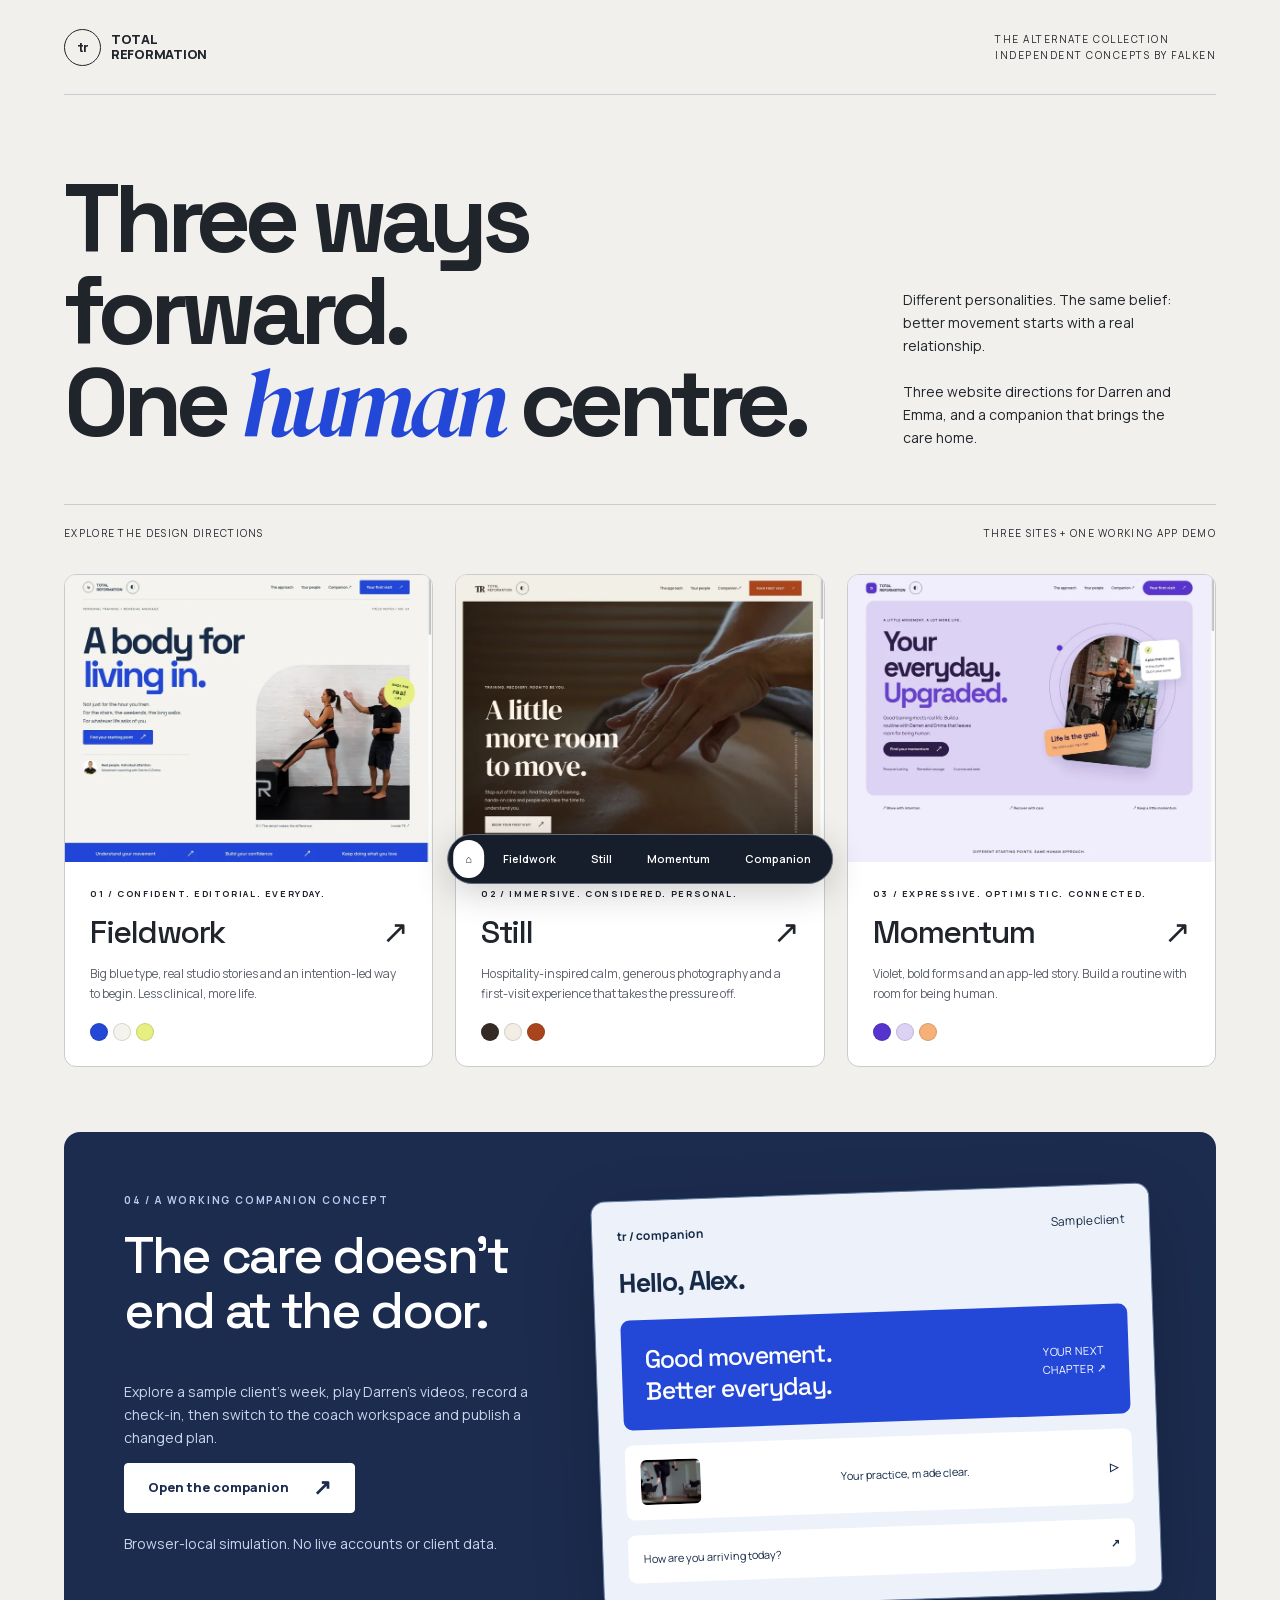
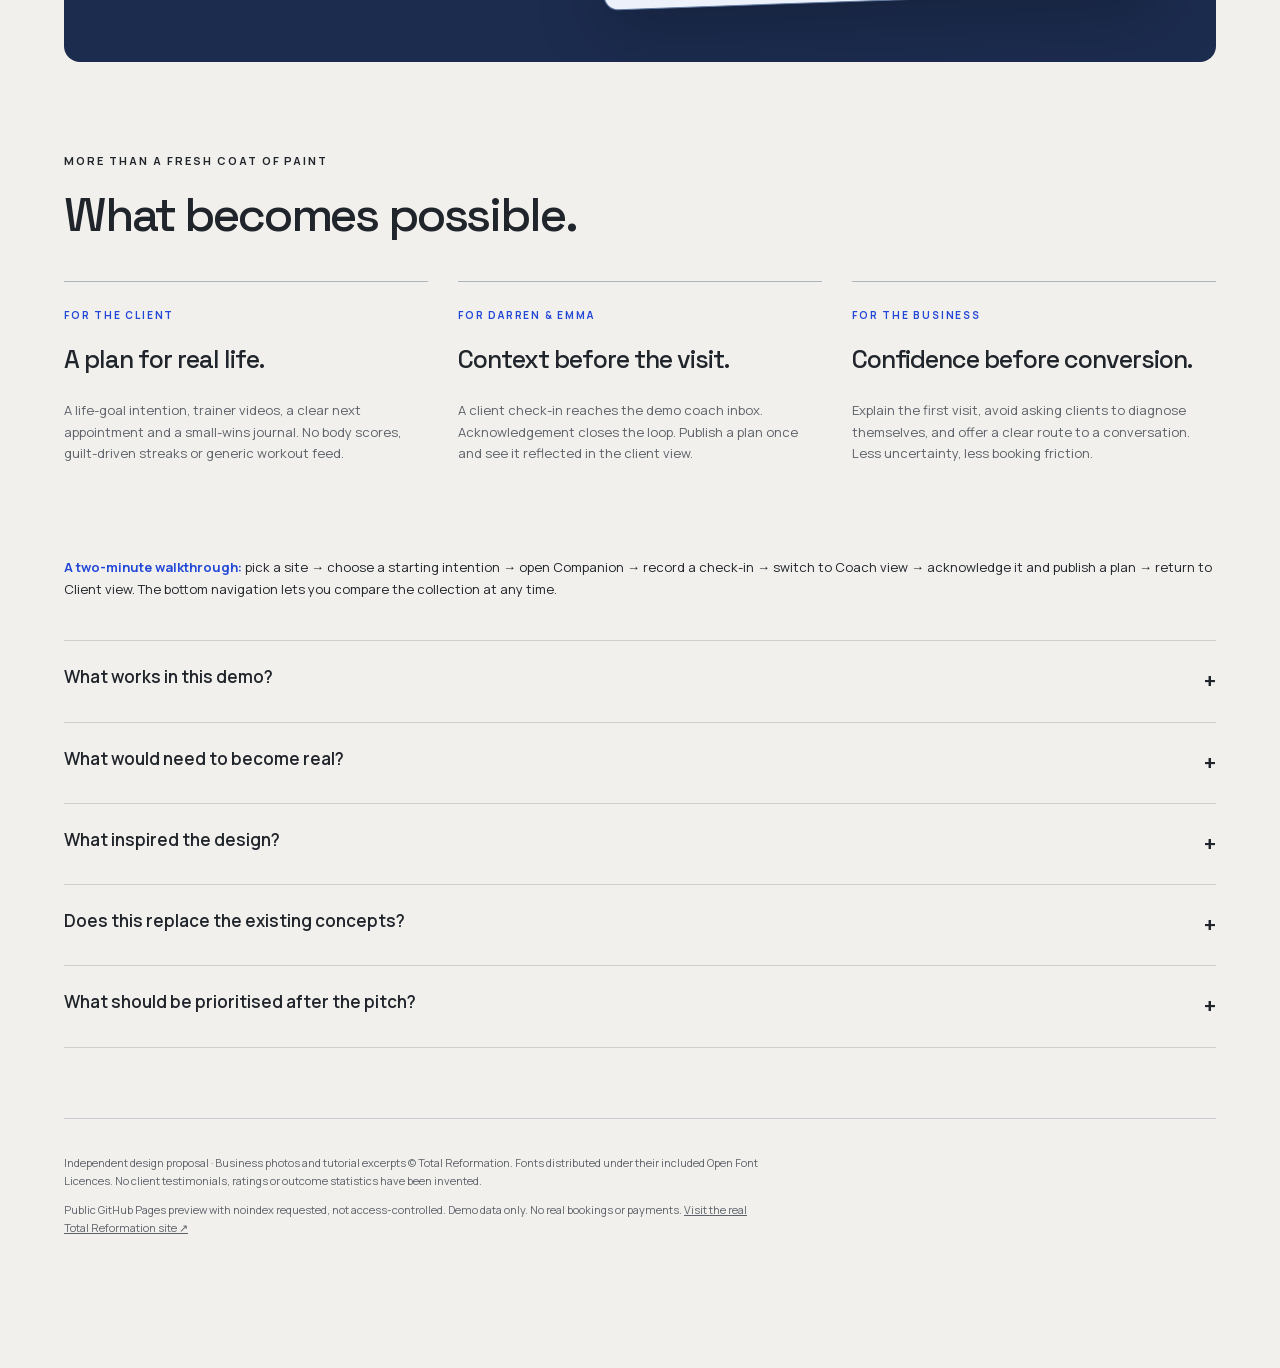
<file: index.html>
<!doctype html><html lang="en-AU"><head><meta charset="utf-8"><link rel="preload" href="assets/fonts/space-latin-0.woff2" as="font" type="font/woff2" crossorigin><link rel="preload" href="assets/fonts/manrope-latin-0.woff2" as="font" type="font/woff2" crossorigin><meta name="viewport" content="width=device-width,initial-scale=1,viewport-fit=cover"><meta name="robots" content="noindex,nofollow"><meta name="description" content="Three independent Total Reformation website concepts and a working companion demo. An alternate collection by Falken."><meta name="theme-color" content="#171e2b"><title>Total Reformation · The alternate collection</title><link rel="icon" href="assets/icon.svg" type="image/svg+xml"><link rel="stylesheet" href="assets/core.css"><style>
body{--paper:#f1f0ec;--ink:#20242b;--muted:#5d626a;--accent:#2348d8}.collection-nav{height:95px;display:flex;align-items:center;justify-content:space-between;border-bottom:1px solid #c9cbd0}.collection-label{font-size:10px;letter-spacing:.15em;text-transform:uppercase}.collection-hero{padding:78px 0 55px;display:grid;grid-template-columns:1.6fr .65fr;gap:70px;align-items:end}.collection-hero h1{font-size:clamp(52px,7.5vw,108px);line-height:.96;letter-spacing:-.065em;font-weight:700;margin:0}.collection-hero h1 em{font-family:Editorial,Georgia,serif;font-weight:400;color:#2348d8}.collection-hero p{font-size:14px;max-width:32ch;margin:0}.collection-rule{display:flex;justify-content:space-between;border-top:1px solid #c9cbd0;padding:20px 0;font-size:10px;letter-spacing:.13em;text-transform:uppercase}.concept-grid{display:grid;grid-template-columns:1fr 1fr 1fr;gap:22px;margin:12px 0 65px}.concept-card{display:block;text-decoration:none;border:1px solid #c8cbd0;border-radius:12px;overflow:hidden;background:#fff;transition:transform .25s,box-shadow .25s}.concept-card:hover{transform:translateY(-7px);box-shadow:0 20px 50px #1b233518}.concept-visual{aspect-ratio:1.28;height:auto!important;position:relative;overflow:hidden;background:#e0e3ea}.concept-visual>img{width:100%;height:100%;object-fit:contain;object-position:top;transition:transform .5s}.concept-card:hover .concept-visual>img{transform:scale(1.025)}.concept-visual .fallback-title{display:none;position:absolute;left:24px;top:28px;right:24px;font:700 48px/.95 Space,Arial,sans-serif;letter-spacing:-.05em;color:#fff;text-shadow:0 3px 25px #0008}.concept-card:nth-child(2) .fallback-title{font:400 52px/.95 Editorial,serif}.concept-card:nth-child(3) .fallback-title{color:#fff}.concept-meta{padding:25px}.concept-meta .eyebrow{font-size:9px;margin-bottom:14px}.concept-meta h2{font-size:32px;display:flex;justify-content:space-between;margin-bottom:14px}.concept-meta p{font-size:12px;color:#5d626a;margin-bottom:20px}.swatches{display:flex;gap:5px}.swatches i{width:18px;height:18px;border-radius:50%;border:1px solid #0002}.companion-pitch{background:#1c2c4f;color:#fff;border-radius:16px;display:grid;grid-template-columns:.85fr 1.15fr;gap:60px;padding:60px;margin-bottom:90px;overflow:hidden}.companion-pitch h2{font-size:52px;line-height:1.04}.companion-pitch p{font-size:14px;color:#c9d5ea}.companion-pitch .btn{background:#fff;color:#1c2c4f;border-color:white}.companion-pitch .eyebrow{font-size:10px;color:#b8cbf3}.companion-preview{border:1px solid #647da4;background:#edf2fa;border-radius:14px;transform:rotate(-2deg);padding:25px;color:#172b48;box-shadow:0 25px 70px #0003;align-self:center}.companion-preview .preview-title{font:700 27px Space,Arial,sans-serif;letter-spacing:-.04em;margin:20px 0}.preview-session{padding:23px;background:#2348d8;color:#fff;border-radius:9px;display:flex;gap:25px;justify-content:space-between;align-items:center}.preview-session b{font:500 25px Space,Arial,sans-serif;letter-spacing:-.04em}.preview-session span{font-size:11px}.preview-row{display:flex;justify-content:space-between;align-items:center;gap:20px;margin:15px 0 0;background:#fff;padding:15px;border-radius:8px;font-size:11px}.preview-row img{width:60px;height:45px;object-fit:cover;border-radius:6px}.design-notes{padding-bottom:70px}.design-notes h2{font-size:48px}.value-grid{display:grid;grid-template-columns:repeat(3,1fr);gap:30px;margin:35px 0 55px}.value-grid article{border-top:1px solid #aeb5bf;padding-top:25px}.value-grid .eyebrow{color:#2348d8;font-size:10px}.value-grid h3{font:500 25px Space,sans-serif;letter-spacing:-.04em}.value-grid p{font-size:13px;color:#5d626a}.design-notes .faq{max-width:none}.sources{display:flex;flex-wrap:wrap;gap:12px;margin-top:20px}.sources a{font-size:12px}.collection-foot{padding:35px 0 120px;border-top:1px solid #c9cbd0}.collection-foot p{font-size:11px;color:#5d626a;max-width:100ch}.walkthrough{padding:25px 0 40px;font-size:13px}.walkthrough strong{color:#2348d8}.concept-card:focus-visible{outline-offset:5px}
@media(max-width:1000px){.collection-hero{gap:35px;grid-template-columns:1.4fr 1fr}.collection-hero h1{font-size:75px}.concept-grid{gap:16px}.concept-visual{height:300px}.concept-meta{padding:20px}.concept-meta h2{font-size:27px}.companion-pitch{padding:40px;gap:35px}.companion-pitch h2{font-size:43px}.value-grid{gap:20px}}@media(max-width:650px){.collection-nav{height:80px}.collection-label{font-size:8px;max-width:90px;text-align:right}.collection-hero{display:block;padding:50px 0 35px}.collection-hero h1{font-size:63px}.collection-hero p{margin-top:28px;max-width:40ch;font-size:13px}.collection-rule{font-size:8px;gap:20px}.concept-grid{grid-template-columns:1fr;gap:25px;margin-bottom:45px}.concept-visual{height:340px}.concept-meta{padding:25px}.concept-meta h2{font-size:34px}.concept-meta p{max-width:40ch}.companion-pitch{grid-template-columns:1fr;padding:35px 25px;gap:40px;margin-bottom:60px}.companion-pitch h2{font-size:45px}.companion-preview{padding:20px;transform:rotate(-1deg)}.preview-session{padding:20px;gap:16px}.preview-session b{font-size:23px}.value-grid{grid-template-columns:1fr;gap:25px}.design-notes h2{font-size:39px}.walkthrough{font-size:12px;padding-top:15px}.collection-foot{padding-bottom:110px}}
</style><meta property="og:title" content="Total Reformation — the alternate collection"><meta property="og:description" content="Three independent website concepts and a working companion demo by Falken."><meta property="og:type" content="website"><meta property="og:url" content="https://falk3n.github.io/tr-atelier/"><meta property="og:image" content="https://falk3n.github.io/tr-atelier/assets/previews/social.jpg"><meta name="twitter:card" content="summary_large_image"></head><body><a class="skip" href="#main">Skip to content</a><header class="collection-nav wrap"><a class="brand" href="./"><span class="brand-mark">tr</span><span>TOTAL<br>REFORMATION</span></a><span class="collection-label">The alternate collection<br>Independent concepts by Falken</span></header><main id="main" class="wrap"><section class="collection-hero"><h1>Three ways forward.<br>One <em>human</em> centre.</h1><p>Different personalities. The same belief: better movement starts with a real relationship.<br><br>Three website directions for Darren and Emma, and a companion that brings the care home.</p></section><div class="collection-rule"><span>Explore the design directions</span><span>Three sites + one working app demo</span></div><div class="concept-grid"><a class="concept-card" href="fieldwork/"><div class="concept-visual"><img src="assets/previews/fieldwork.webp" fetchpriority="high" alt="Fieldwork concept preview" width="900" height="700"><span class="fallback-title">A body for<br>living in.</span></div><div class="concept-meta"><span class="eyebrow">01 / Confident. Editorial. Everyday.</span><h2>Fieldwork <span>↗</span></h2><p>Big blue type, real studio stories and an intention-led way to begin. Less clinical, more life.</p><div class="swatches" aria-label="Cobalt, paper and lime"><i style="background:#2348d8"></i><i style="background:#f4f3ed"></i><i style="background:#e7ef80"></i></div></div></a><a class="concept-card" href="still/"><div class="concept-visual"><img src="assets/previews/still.webp" loading="lazy" alt="Still concept preview" width="900" height="700"><span class="fallback-title">A little<br>more room<br>to move.</span></div><div class="concept-meta"><span class="eyebrow">02 / Immersive. Considered. Personal.</span><h2>Still <span>↗</span></h2><p>Hospitality-inspired calm, generous photography and a first-visit experience that takes the pressure off.</p><div class="swatches" aria-label="Walnut, ivory and clay"><i style="background:#352b26"></i><i style="background:#f2eee6"></i><i style="background:#a9451d"></i></div></div></a><a class="concept-card" href="momentum/"><div class="concept-visual"><img src="assets/previews/momentum.webp" loading="lazy" alt="Momentum concept preview" width="900" height="700"><span class="fallback-title">Your everyday.<br>Upgraded.</span></div><div class="concept-meta"><span class="eyebrow">03 / Expressive. Optimistic. Connected.</span><h2>Momentum <span>↗</span></h2><p>Violet, bold forms and an app-led story. Build a routine with room for being human.</p><div class="swatches" aria-label="Violet, lavender and apricot"><i style="background:#5734ce"></i><i style="background:#dcd3f4"></i><i style="background:#f7b078"></i></div></div></a></div><section class="companion-pitch"><div><span class="eyebrow">04 / A working companion concept</span><h2>The care doesn’t<br>end at the door.</h2><p>Explore a sample client’s week, play Darren’s videos, record a check-in, then switch to the coach workspace and publish a changed plan.</p><a class="btn" href="app/">Open the companion <span class="arrow">↗</span></a><p class="small" style="margin:20px 0 0">Browser-local simulation. No live accounts or client data.</p></div><div class="companion-preview" aria-label="Illustrative companion preview"><div class="flex spread small"><b>tr / companion</b><span>Sample client</span></div><div class="preview-title">Hello, Alex.</div><div class="preview-session"><b>Good movement.<br>Better everyday.</b><span>YOUR NEXT<br>CHAPTER ↗</span></div><div class="preview-row"><img src="assets/video/rotation-flow.jpg" alt="Darren’s rotation tutorial" width="60" height="45" loading="lazy"><span>Your practice, made clear.</span><b>▷</b></div><div class="preview-row"><span>How are you arriving today?</span><b>↗</b></div></div></section><section class="design-notes" id="design-notes"><span class="eyebrow">More than a fresh coat of paint</span><h2>What becomes possible.</h2><div class="value-grid"><article><span class="eyebrow">For the client</span><h3>A plan for real life.</h3><p>A life-goal intention, trainer videos, a clear next appointment and a small-wins journal. No body scores, guilt-driven streaks or generic workout feed.</p></article><article><span class="eyebrow">For Darren & Emma</span><h3>Context before the visit.</h3><p>A client check-in reaches the demo coach inbox. Acknowledgement closes the loop. Publish a plan once and see it reflected in the client view.</p></article><article><span class="eyebrow">For the business</span><h3>Confidence before conversion.</h3><p>Explain the first visit, avoid asking clients to diagnose themselves, and offer a clear route to a conversation. Less uncertainty, less booking friction.</p></article></div><div class="walkthrough"><strong>A two-minute walkthrough:</strong> pick a site → choose a starting intention → open Companion → record a check-in → switch to Coach view → acknowledge it and publish a plan → return to Client view. The bottom navigation lets you compare the collection at any time.</div><div class="faq"><details><summary>What works in this demo?</summary><p>Site intention finders, sample appointments, video playback, colour variants, app navigation, calendar selection and download, completion toggles, searchable/saved videos, intention changes, check-ins, coach acknowledgement, plan publishing, small wins, visit-brief download and reset. Choices persist in local storage and synchronise between tabs on the same browser. They do not sync between devices or to a server.</p></details><details><summary>What would need to become real?</summary><p>A real product would need secure member authentication, live booking and plan APIs, appropriate consent and health-data safeguards, owner-approved wording, captioned exercise videos, device testing and a support process. Preserve the existing site and Microsoft 365 mail while piloting any new front end. Wix Headless is a candidate to investigate against the actual account, not an integration implemented by this demo.</p></details><details><summary>What inspired the design?</summary><p>Technogym’s connected-product clarity; Aman’s calm pacing; Equinox’s editorial confidence; Othership’s expressive personality; Nike Training Club’s flexible routines; WHOOP’s organised educational content. The layouts, copy and identities here are original proposals. No reference-brand photography or code is reused. Commercial success does not prove a palette causes retention.</p><div class="sources"><a href="https://www.technogym.com/en-AU/" target="_blank" rel="noopener">Technogym ↗</a><a href="https://www.aman.com/wellness" target="_blank" rel="noopener">Aman ↗</a><a href="https://www.equinox.com/" target="_blank" rel="noopener">Equinox ↗</a><a href="https://www.othership.us/" target="_blank" rel="noopener">Othership ↗</a><a href="https://www.nike.com/ntc-app" target="_blank" rel="noopener">Nike Training Club ↗</a><a href="https://www.whoop.com/us/en/thelocker/" target="_blank" rel="noopener">WHOOP ↗</a></div></details><details><summary>Does this replace the existing concepts?</summary><p>No. This is an independent directory and separate GitHub repository. The existing <a href="https://falk3n.github.io/tr-preview/" target="_blank" rel="noopener">Opus collection ↗</a> remains untouched. This is a proposal, not an official replacement for Total Reformation’s operational website.</p></details><details><summary>What should be prioritised after the pitch?</summary><p>First: choose one visual direction and validate the service wording and booking journey with Darren and Emma. Next: pilot a small trainer-owned video library and a simple client check-in. Then consider account integration and cross-device plans. Defer AI health scores, automatic prescriptions and a native app build until the real workflow earns them.</p></details></div></section></main><footer class="collection-foot wrap"><p>Independent design proposal · Business photos and tutorial excerpts © Total Reformation. Fonts distributed under their included Open Font Licences. No client testimonials, ratings or outcome statistics have been invented.</p><p>Public GitHub Pages preview with noindex requested, not access-controlled. Demo data only. No real bookings or payments. <a href="https://www.totalreformation.com/" target="_blank" rel="noopener">Visit the real Total Reformation site ↗</a></p></footer><script src="assets/core.js"></script></body></html>
</file>
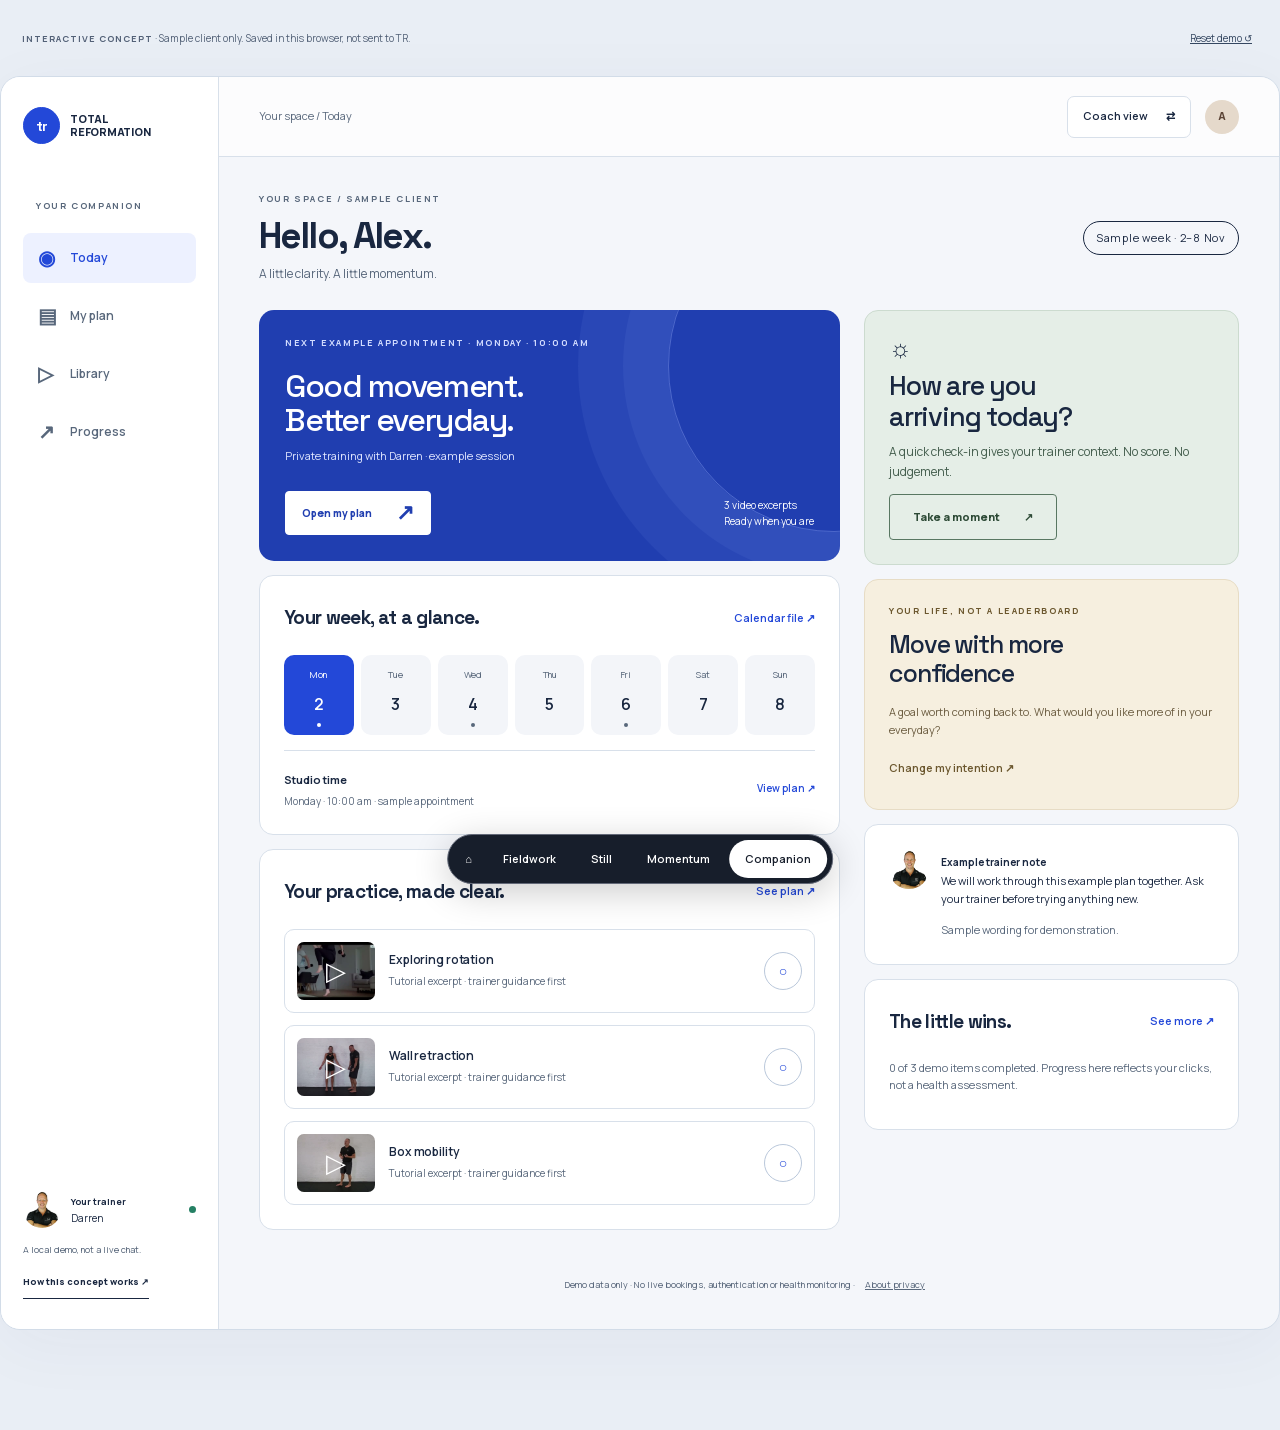
<file: app/index.html>
<!doctype html><html lang="en-AU"><head><meta charset="utf-8"><link rel="preload" href="../assets/fonts/space-latin-0.woff2" as="font" type="font/woff2" crossorigin><link rel="preload" href="../assets/fonts/manrope-latin-0.woff2" as="font" type="font/woff2" crossorigin><meta name="viewport" content="width=device-width,initial-scale=1,viewport-fit=cover"><meta name="robots" content="noindex,nofollow"><meta name="theme-color" content="#2348ea"><meta name="description" content="Try the Total Reformation companion concept: your plan, trainer videos, check-ins and a coach workspace."><title>Companion · Total Reformation</title><link rel="icon" href="../assets/icon.svg" type="image/svg+xml"><link rel="stylesheet" href="../assets/core.css"><link rel="stylesheet" href="../assets/app.css"><meta property="og:title" content="Total Reformation — the alternate collection"><meta property="og:description" content="Three independent website concepts and a working companion demo by Falken."><meta property="og:type" content="website"><meta property="og:url" content="https://falk3n.github.io/tr-atelier/app/"><meta property="og:image" content="https://falk3n.github.io/tr-atelier/assets/previews/social.jpg"><meta name="twitter:card" content="summary_large_image"></head><body class="companion"><a class="skip" href="#app-main">Skip to app content</a><div class="app-demo-bar"><span><b>INTERACTIVE CONCEPT</b> · Sample client only. Saved in this browser, not sent to TR.</span><button id="reset-demo">Reset demo ↺</button></div><div class="app-shell"><aside class="app-sidebar"><a class="brand" href="../"><span class="brand-mark">tr</span><span>TOTAL<br>REFORMATION</span></a><span class="eyebrow sidebar-label">Your companion</span><nav aria-label="Companion navigation" id="app-nav"><button data-tab="today" aria-current="page"><span aria-hidden="true">◉</span>Today</button><button data-tab="plan"><span aria-hidden="true">▤</span>My plan</button><button data-tab="library"><span aria-hidden="true">▷</span>Library</button><button data-tab="progress"><span aria-hidden="true">↗</span>Progress</button></nav><div class="sidebar-bottom"><div class="coach-avatar"><img src="../assets/img/darren-portrait.webp" width="38" height="38" alt="Darren"><div><b>Your trainer</b><br>Darren</div><span class="online-dot" aria-hidden="true"></span></div><p class="small muted">A local demo, not a live chat.</p><a href="../#design-notes" class="text-link">How this concept works ↗</a></div></aside><div class="app-workspace"><header class="app-topbar"><a href="../" class="mobile-app-brand" aria-label="Return to collection">tr / companion</a><span class="app-breadcrumb" id="breadcrumb">Your space / Today</span><div class="flex"><button id="role-toggle" class="role-toggle">Coach view <span aria-hidden="true">⇄</span></button><span class="client-avatar" aria-label="Alex, example client">A</span></div></header><main id="app-main" tabindex="-1"></main><footer class="app-privacy">Demo data only · No live bookings, authentication or health monitoring · <button id="privacy-info">About privacy</button></footer></div></div><div class="visually-hidden" id="app-status" role="status" aria-live="polite"></div><script src="../assets/core.js"></script><script src="../assets/app.js"></script></body></html>
</file>
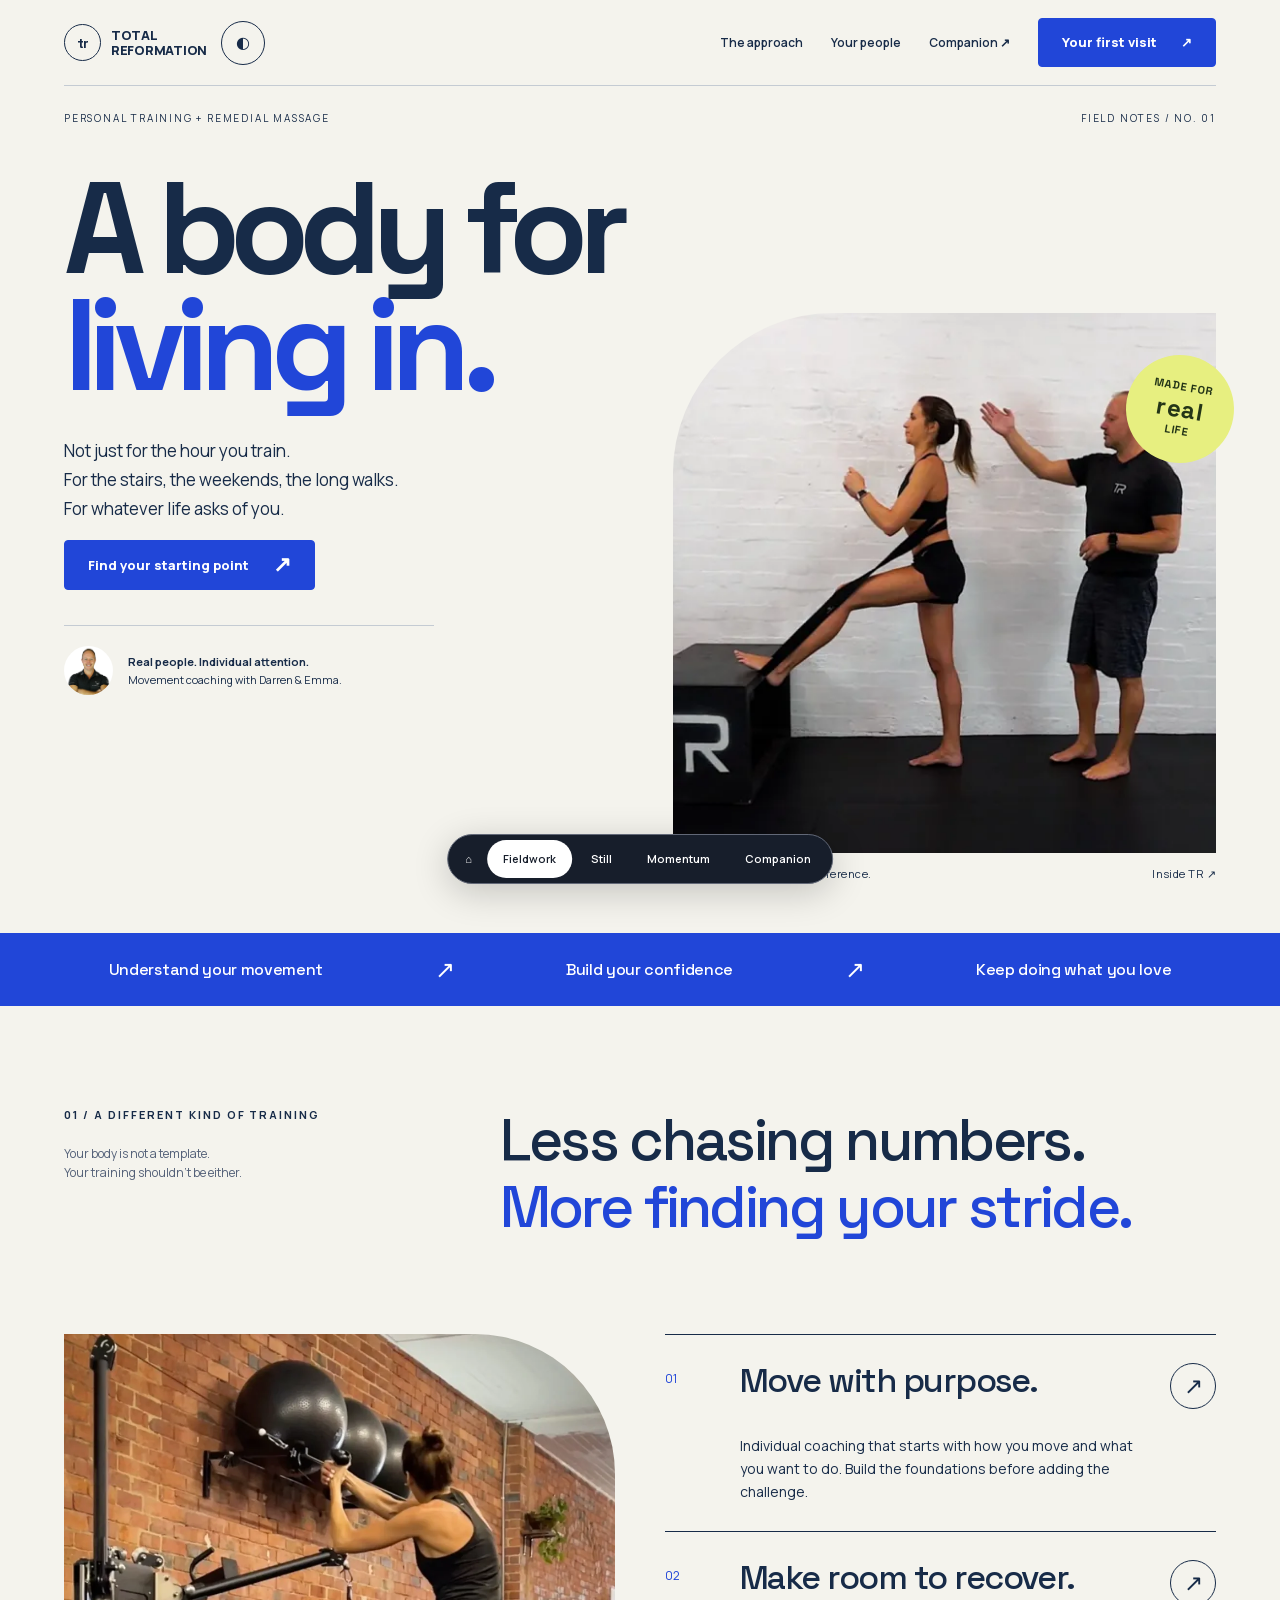
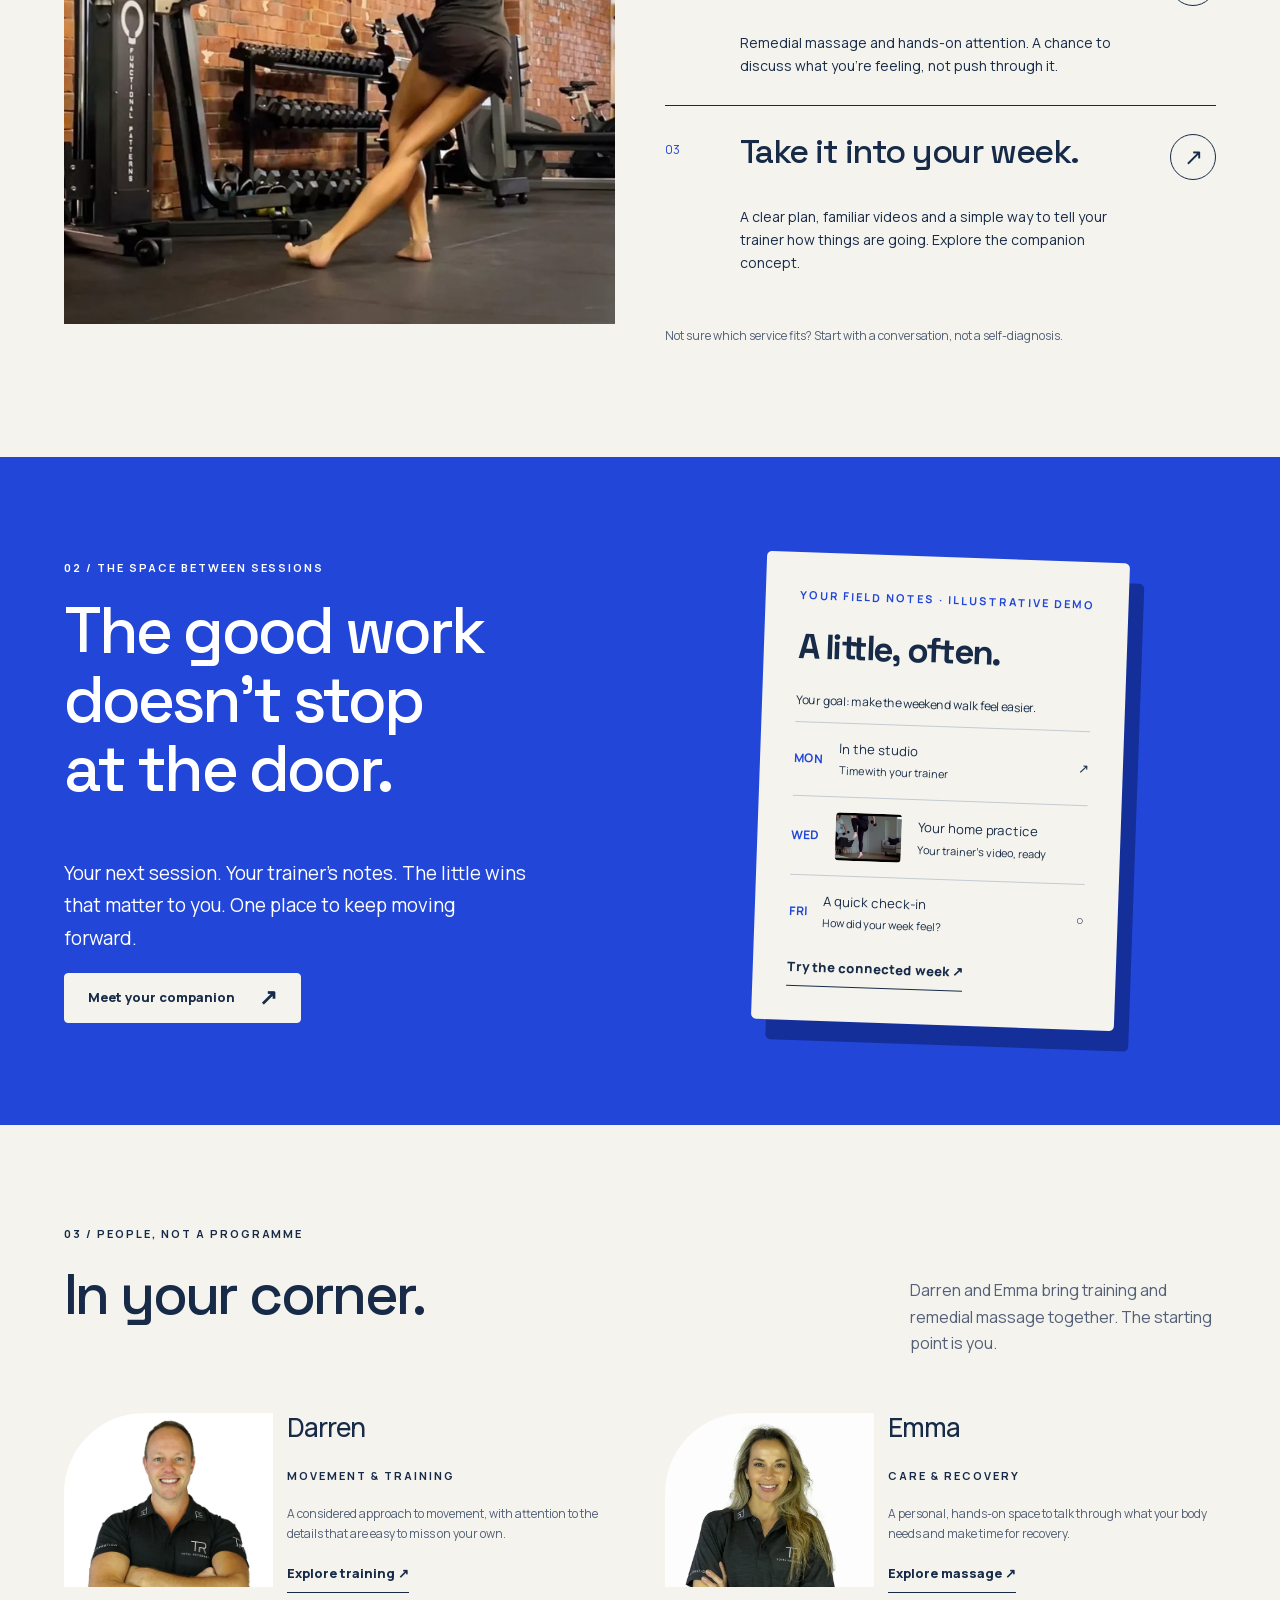
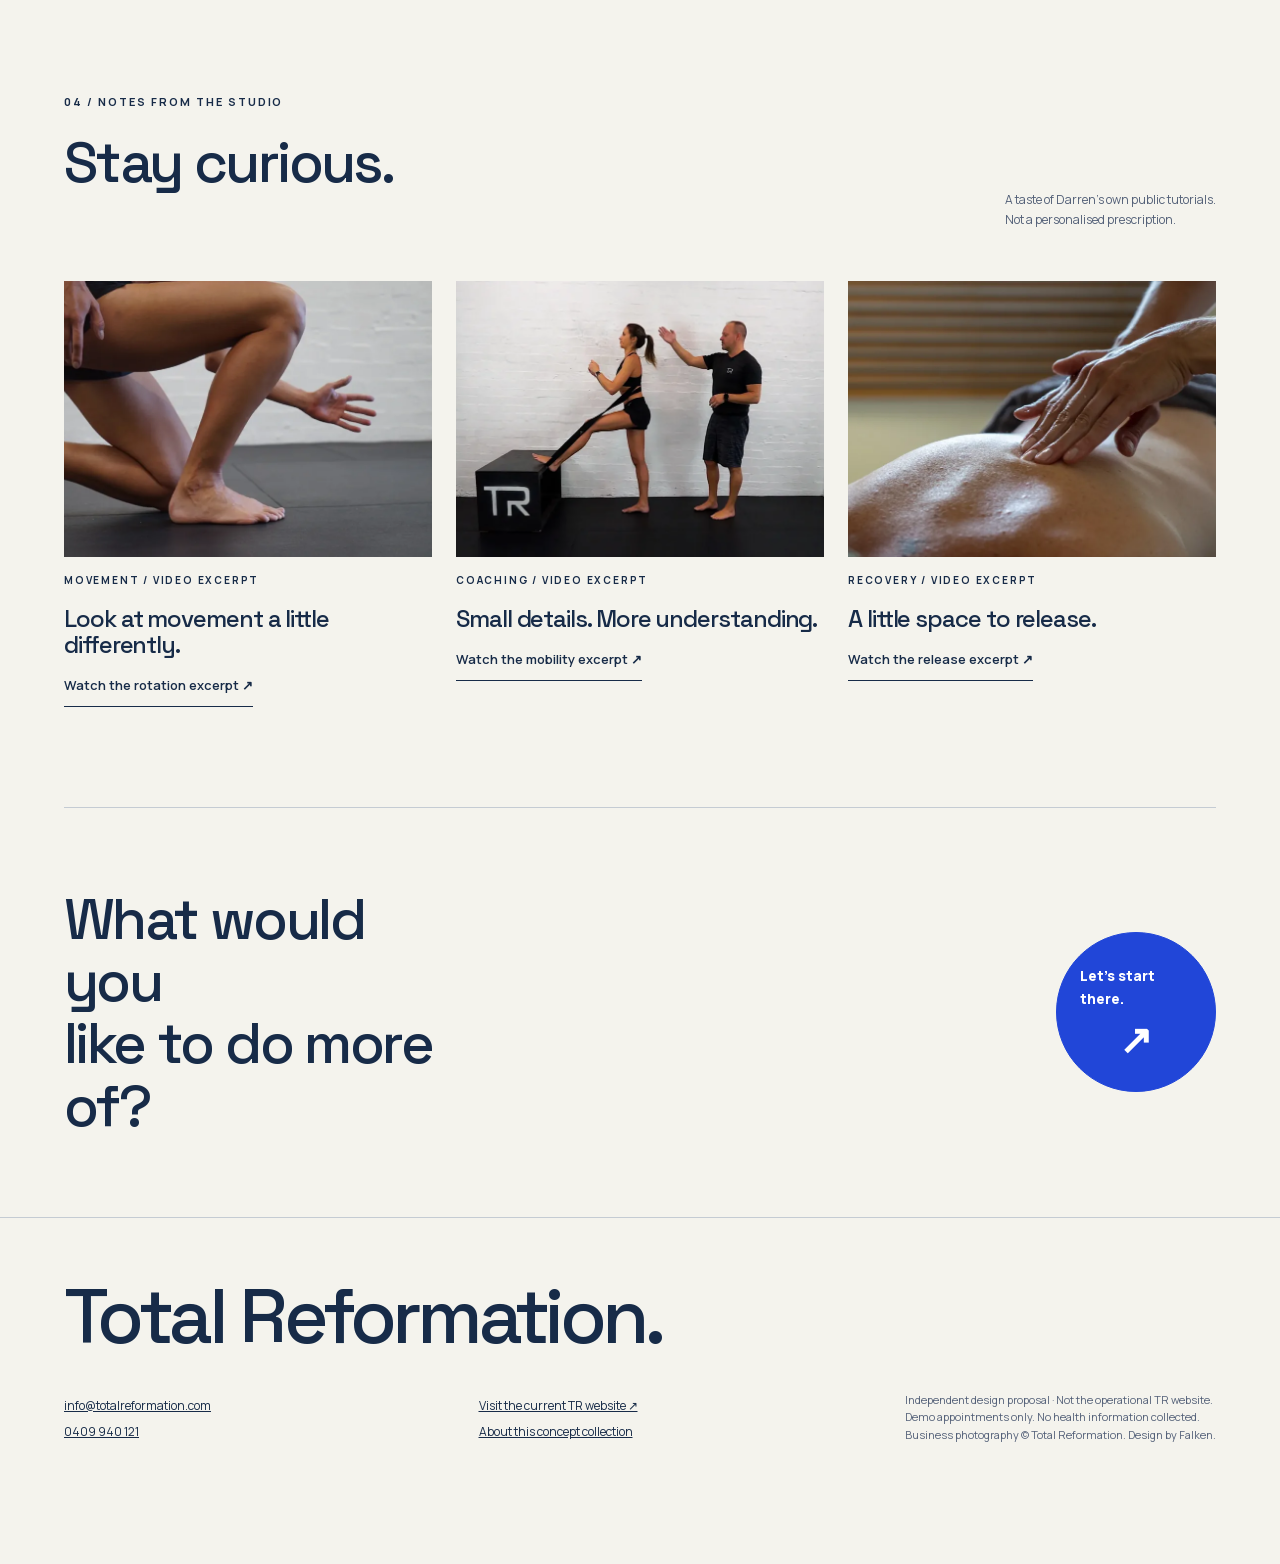
<file: fieldwork/index.html>
<!doctype html><html lang="en-AU"><head><meta charset="utf-8"><link rel="preload" href="../assets/fonts/space-latin-0.woff2" as="font" type="font/woff2" crossorigin><link rel="preload" href="../assets/fonts/manrope-latin-0.woff2" as="font" type="font/woff2" crossorigin><meta name="viewport" content="width=device-width,initial-scale=1,viewport-fit=cover"><meta name="robots" content="noindex,nofollow"><meta name="description" content="A bold editorial concept for personal training and remedial massage."><meta name="theme-color" content="#2348ea"><title>Fieldwork — movement, for the life you lead · Total Reformation</title><link rel="icon" href="../assets/icon.svg" type="image/svg+xml"><link rel="stylesheet" href="../assets/core.css"><link rel="stylesheet" href="../assets/directions.css"><meta property="og:title" content="Total Reformation — the alternate collection"><meta property="og:description" content="Three independent website concepts and a working companion demo by Falken."><meta property="og:type" content="website"><meta property="og:url" content="https://falk3n.github.io/tr-atelier/fieldwork/"><meta property="og:image" content="https://falk3n.github.io/tr-atelier/assets/previews/social.jpg"><meta name="twitter:card" content="summary_large_image"></head><body class="fieldwork" data-concept="fieldwork"><a href="#main" class="skip">Skip to content</a><header class="wrap site-nav"><div class="flex"><a class="brand" href="../"><span class="brand-mark" aria-hidden="true">tr</span><span>TOTAL<br>REFORMATION</span></a><div class="theme-wrap"><button class="theme-toggle" aria-label="Choose colour theme" aria-expanded="false" aria-controls="theme-menu">◐</button><div class="theme-menu" id="theme-menu" hidden><button data-theme="default" aria-pressed="true"><i style="--swatch:#2146d8"></i>Cobalt</button><button data-theme="ink" aria-pressed="false"><i style="--swatch:#172b48"></i>Ink</button></div></div></div><nav class="nav-links" id="primary-navigation" aria-label="Main navigation"><a href="#approach">The approach</a><a href="#people">Your people</a><a href="../app/">Companion ↗</a><button class="btn" data-book="First conversation">Your first visit <span aria-hidden="true">↗</span></button></nav><button class="mobile-menu" aria-label="Open navigation" aria-expanded="false" aria-controls="primary-navigation">☰</button></header>
<main id="main"><div class="wrap"><div class="field-topline"><span>Personal training + remedial massage</span><span>Field notes / No. 01</span></div><section class="field-hero" aria-labelledby="hero-title"><h1 id="hero-title" class="field-title fade-in">A body for<br><span>living in.</span></h1><div class="field-hero-grid"><div class="field-hero-copy"><p class="lede">Not just for the hour you train.<br>For the stairs, the weekends, the long walks. For whatever life asks of you.</p><button class="btn" data-finder>Find your starting point <span class="arrow" aria-hidden="true">↗</span></button><div class="field-note"><img src="../assets/img/darren-portrait.webp" srcset="../assets/img/darren-portrait-600.webp 600w, ../assets/img/darren-portrait-1000.webp 1000w, ../assets/img/darren-portrait.webp 1400w" sizes="(max-width: 650px) 90vw, 650px" width="49" height="49" alt="Darren"><p><b>Real people. Individual attention.</b><br>Movement coaching with Darren & Emma.</p></div></div><figure class="field-photo"><img src="../assets/img/box-coach.webp" srcset="../assets/img/box-coach-600.webp 600w, ../assets/img/box-coach-1000.webp 1000w, ../assets/img/box-coach.webp 1800w" sizes="(max-width: 650px) 90vw, 650px" width="900" height="600" fetchpriority="high" alt="Darren guiding a client through a movement on a training box"><div class="field-stamp" aria-hidden="true">MADE FOR<span>real</span>LIFE</div><figcaption class="image-label"><span>01 / The detail makes the difference.</span><span>Inside TR ↗</span></figcaption></figure></div></section></div>
<div class="field-stripe" aria-label="Our focus"><span>Understand your movement</span><i aria-hidden="true">↗</i><span>Build your confidence</span><i aria-hidden="true">↗</i><span>Keep doing what you love</span></div>
<section id="approach" class="section wrap"><div class="field-intro"><div><span class="eyebrow">01 / A different kind of training</span><p class="muted small">Your body is not a template.<br>Your training shouldn’t be either.</p></div><h2>Less chasing numbers.<br><span>More finding your stride.</span></h2></div><div class="grid-2" style="margin-top:45px"><img class="field-method-photo" src="../assets/img/cable-lunge.webp" srcset="../assets/img/cable-lunge-600.webp 600w, ../assets/img/cable-lunge-1000.webp 1000w, ../assets/img/cable-lunge.webp 1440w" sizes="(max-width: 650px) 90vw, 650px" width="600" height="900" loading="lazy" alt="A client practising a cable movement in the TR studio"><div><div class="field-service"><span class="num">01</span><div><h3>Move with purpose.</h3><p>Individual coaching that starts with how you move and what you want to do. Build the foundations before adding the challenge.</p></div><button data-book="Private training" aria-label="Explore private training">↗</button></div><div class="field-service"><span class="num">02</span><div><h3>Make room to recover.</h3><p>Remedial massage and hands-on attention. A chance to discuss what you’re feeling, not push through it.</p></div><button data-book="Remedial massage" aria-label="Explore remedial massage">↗</button></div><div class="field-service"><span class="num">03</span><div><h3>Take it into your week.</h3><p>A clear plan, familiar videos and a simple way to tell your trainer how things are going. Explore the companion concept.</p></div><button data-finder aria-label="Explore a plan for your week">↗</button></div><p class="small muted" style="margin-top:24px">Not sure which service fits? Start with a conversation, not a self-diagnosis.</p></div></div></section>
<section class="field-blue section"><div class="wrap grid-2"><div><span class="eyebrow">02 / The space between sessions</span><h2>The good work<br>doesn’t stop<br>at the door.</h2><p class="lede">Your next session. Your trainer’s notes. The little wins that matter to you. One place to keep moving forward.</p><a class="btn light" href="../app/">Meet your companion <span class="arrow">↗</span></a></div><div class="notebook"><span class="eyebrow">Your field notes · illustrative demo</span><div class="day">A little, often.</div><p class="small">Your goal: make the weekend walk feel easier.</p><div class="notebook-row"><b>MON</b><div>In the studio<br><small>Time with your trainer</small></div><span>↗</span></div><div class="notebook-row"><b>WED</b><img src="../assets/video/rotation-flow.jpg" width="66" height="48" loading="lazy" alt="Preview of Darren’s movement tutorial"><div>Your home practice<br><small>Your trainer’s video, ready</small></div></div><div class="notebook-row"><b>FRI</b><div>A quick check-in<br><small>How did your week feel?</small></div><span>○</span></div><a class="text-link" href="../app/">Try the connected week ↗</a></div></div></section>
<section id="people" class="section wrap"><div class="section-head"><div><span class="eyebrow">03 / People, not a programme</span><h2>In your corner.</h2></div><p class="muted">Darren and Emma bring training and remedial massage together. The starting point is you.</p></div><div class="grid-2"><article class="field-person"><img src="../assets/img/darren-portrait.webp" srcset="../assets/img/darren-portrait-600.webp 600w, ../assets/img/darren-portrait-1000.webp 1000w, ../assets/img/darren-portrait.webp 1400w" sizes="(max-width: 650px) 90vw, 650px" width="180" height="200" loading="lazy" alt="Darren" class="field-person-portrait"><div><h3>Darren</h3><span class="eyebrow">Movement & training</span><p class="small muted">A considered approach to movement, with attention to the details that are easy to miss on your own.</p><button class="text-link" data-book="Private training" style="background:none;border:0;border-bottom:1px solid;color:inherit">Explore training ↗</button></div></article><article class="field-person"><img src="../assets/img/emma-portrait.webp" srcset="../assets/img/emma-portrait-600.webp 600w, ../assets/img/emma-portrait-1000.webp 1000w, ../assets/img/emma-portrait.webp 1400w" sizes="(max-width: 650px) 90vw, 650px" width="180" height="200" loading="lazy" alt="Emma" class="field-person-portrait"><div><h3>Emma</h3><span class="eyebrow">Care & recovery</span><p class="small muted">A personal, hands-on space to talk through what your body needs and make time for recovery.</p><button class="text-link" data-book="Remedial massage" style="background:none;border:0;border-bottom:1px solid;color:inherit">Explore massage ↗</button></div></article></div></section>
<section class="wrap section" style="padding-top:0"><div class="section-head"><div><span class="eyebrow">04 / Notes from the studio</span><h2>Stay curious.</h2></div><p class="small muted">A taste of Darren’s own public tutorials.<br>Not a personalised prescription.</p></div><div class="grid-3"><article class="journal-card"><img src="../assets/img/twist.webp" srcset="../assets/img/twist-600.webp 600w, ../assets/img/twist-1000.webp 1000w, ../assets/img/twist.webp 1800w" sizes="(max-width: 650px) 90vw, 650px" width="700" height="450" loading="lazy" alt="Close-up of a controlled floor movement"><span class="eyebrow">Movement / video excerpt</span><h3>Look at movement a little differently.</h3><button data-video="rotation-flow" data-title="Exploring rotation">Watch the rotation excerpt ↗</button></article><article class="journal-card"><img src="../assets/img/box-coach.webp" srcset="../assets/img/box-coach-600.webp 600w, ../assets/img/box-coach-1000.webp 1000w, ../assets/img/box-coach.webp 1800w" sizes="(max-width: 650px) 90vw, 650px" width="700" height="450" loading="lazy" alt="Trainer coaching a client on a box"><span class="eyebrow">Coaching / video excerpt</span><h3>Small details. More understanding.</h3><button data-video="box-mobility" data-title="Box mobility, with Darren">Watch the mobility excerpt ↗</button></article><article class="journal-card"><img src="../assets/img/massage.webp" srcset="../assets/img/massage-600.webp 600w, ../assets/img/massage-1000.webp 1000w, ../assets/img/massage.webp 1800w" sizes="(max-width: 650px) 90vw, 650px" width="700" height="450" loading="lazy" alt="Hands-on massage treatment"><span class="eyebrow">Recovery / video excerpt</span><h3>A little space to release.</h3><button data-video="fascial-release" data-title="A look at fascial release">Watch the release excerpt ↗</button></article></div></section>
<section class="field-last wrap"><h2>What would you<br>like to do more of?</h2><button class="btn" data-finder>Let’s start there.<span class="arrow">↗</span></button></section></main><footer class="site-footer"><div class="wrap"><div class="footer-brand">Total Reformation.</div><div class="footer-bottom"><div><a href="mailto:info@totalreformation.com">info@totalreformation.com</a><br><a href="tel:+61409940121">0409 940 121</a></div><div><a href="https://www.totalreformation.com/" target="_blank" rel="noopener">Visit the current TR website ↗</a><br><a href="../#design-notes">About this concept collection</a></div><p class="demo-note">Independent design proposal · Not the operational TR website.<br>Demo appointments only. No health information collected.<br>Business photography © Total Reformation. Design by Falken.</p></div></div></footer><script src="../assets/core.js"></script></body></html>
</file>
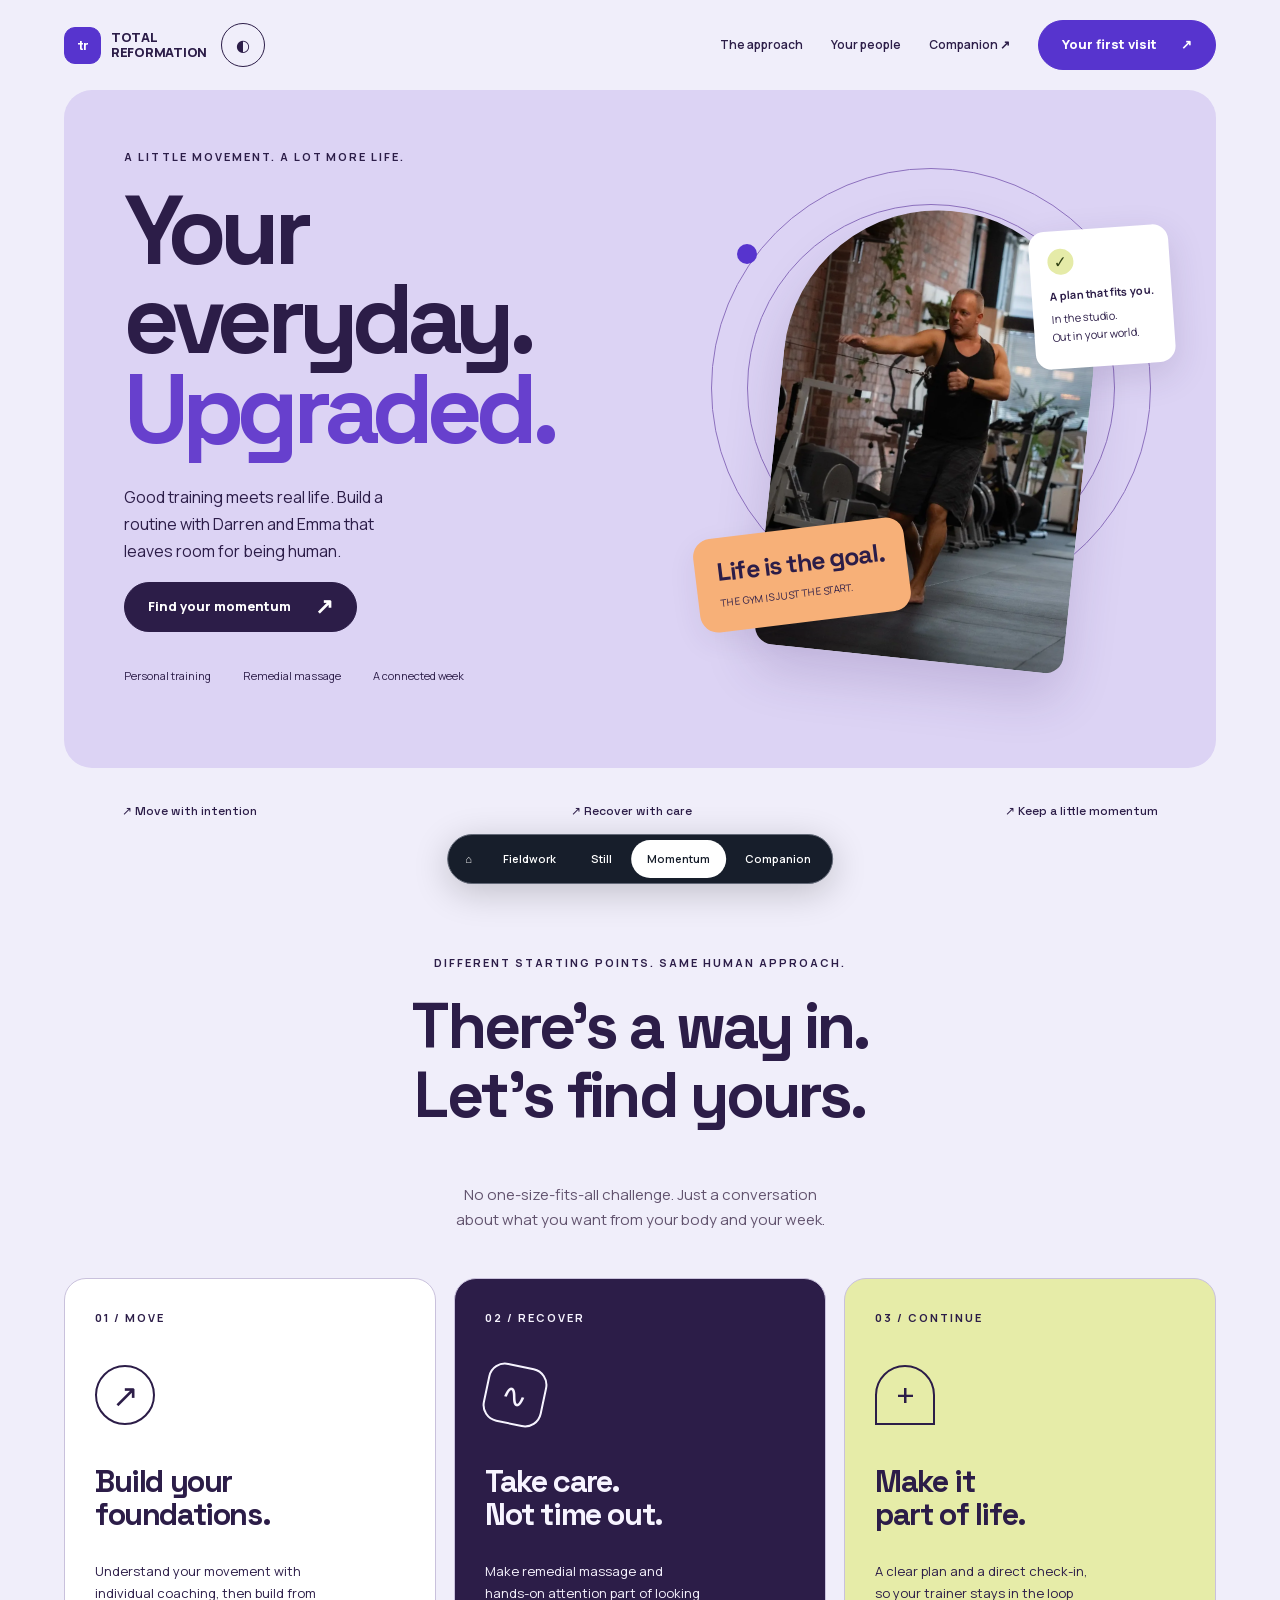
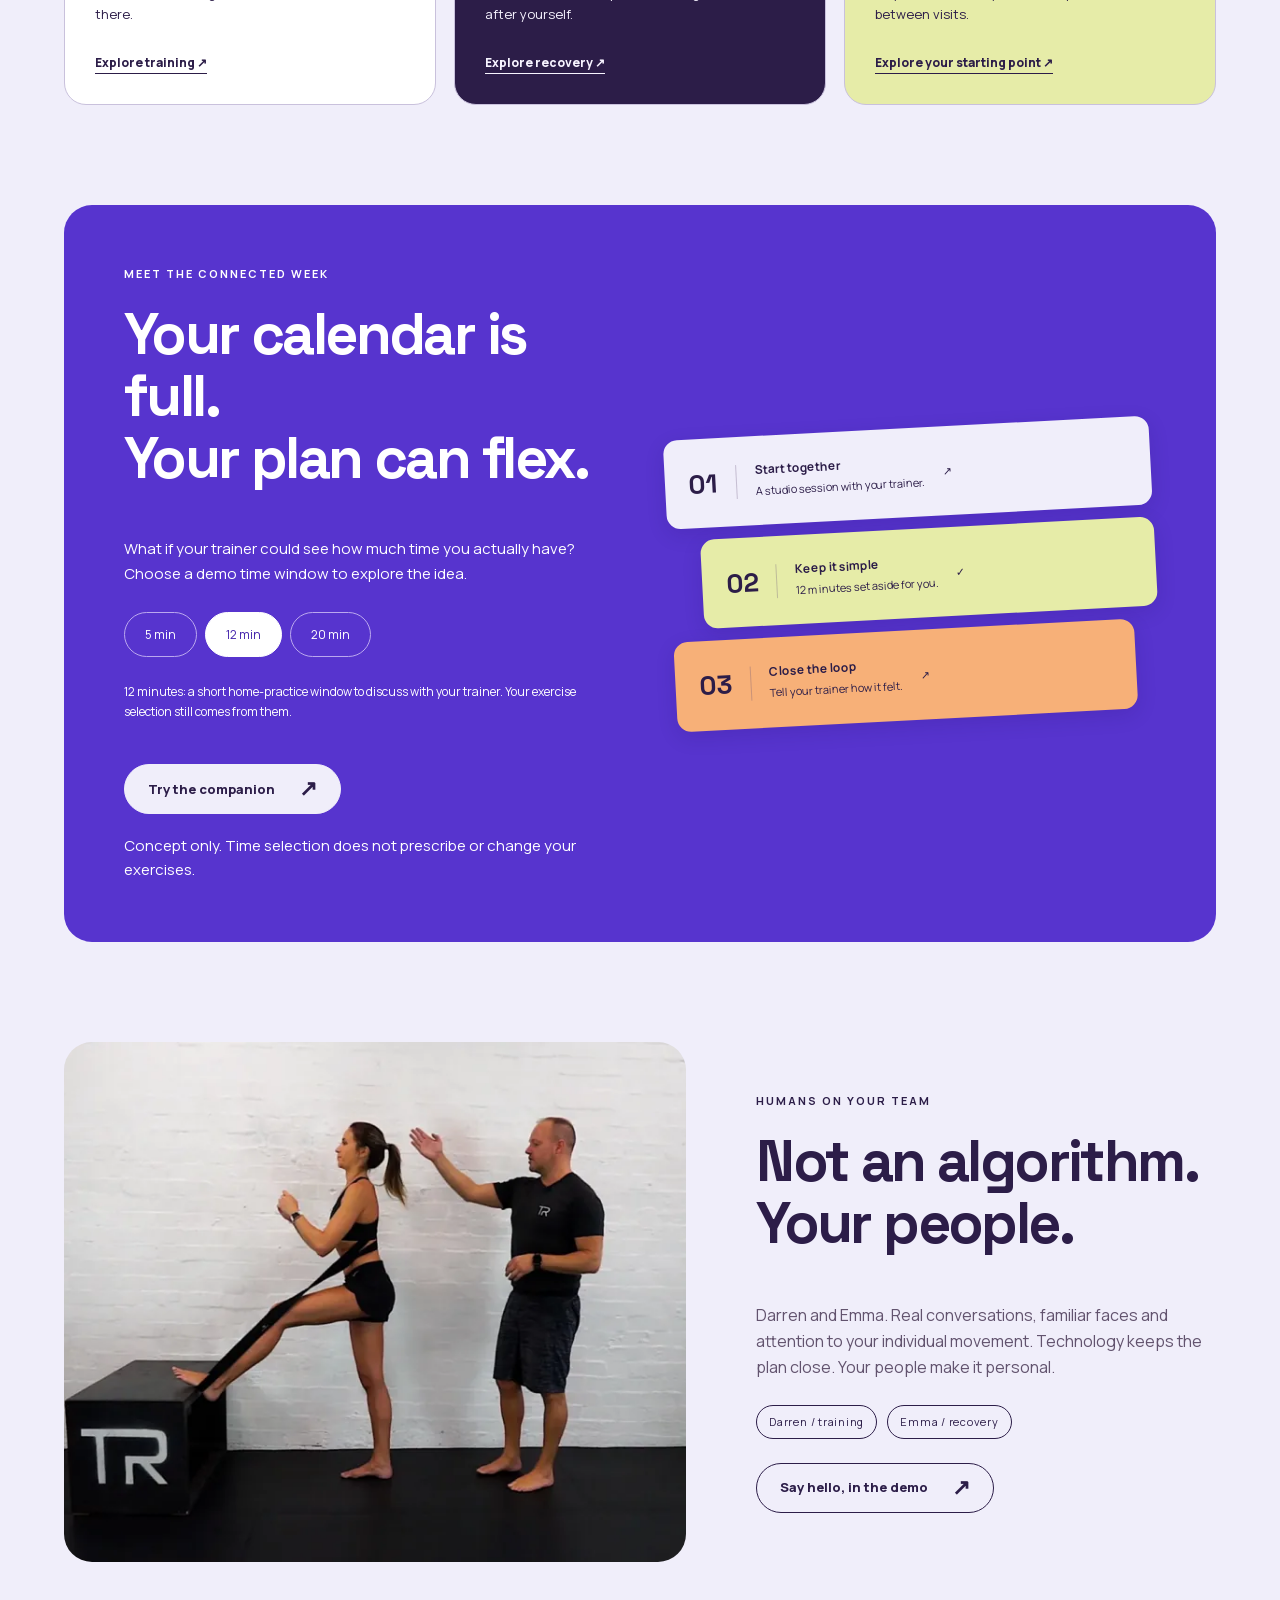
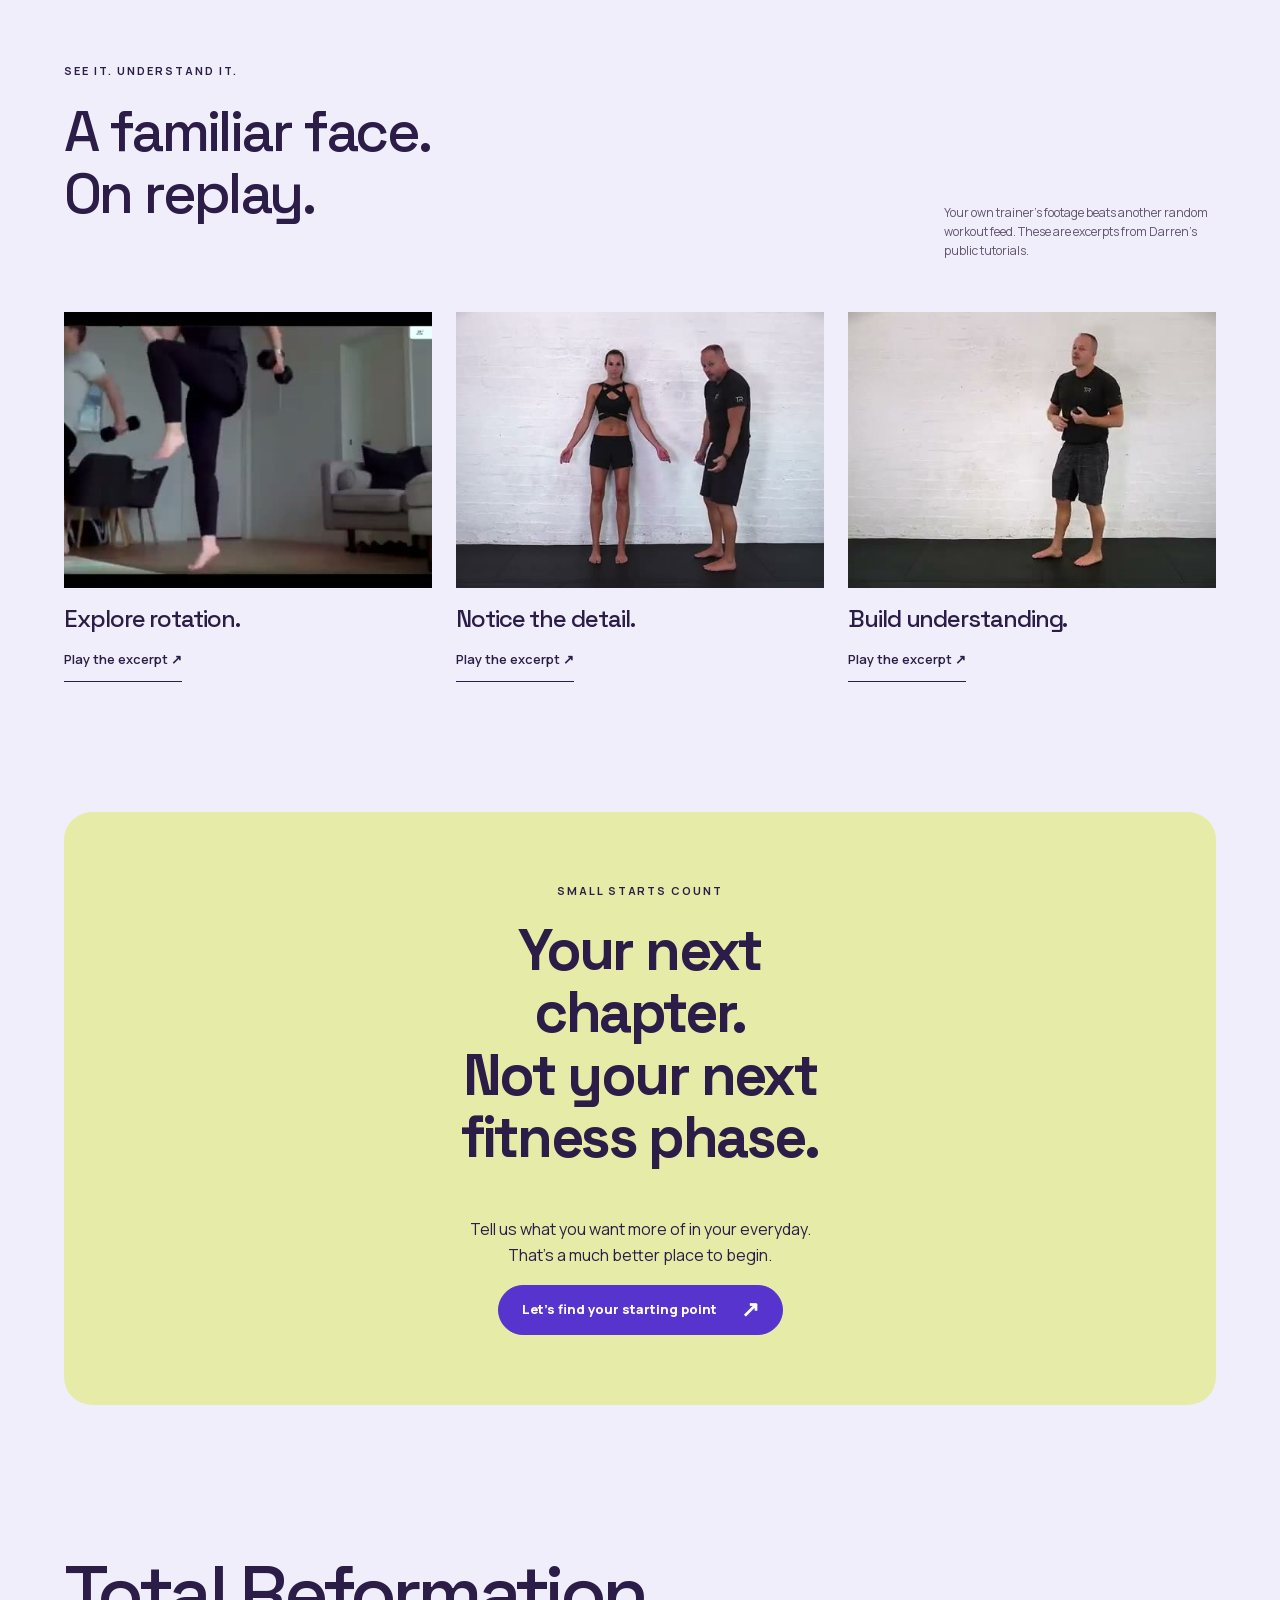
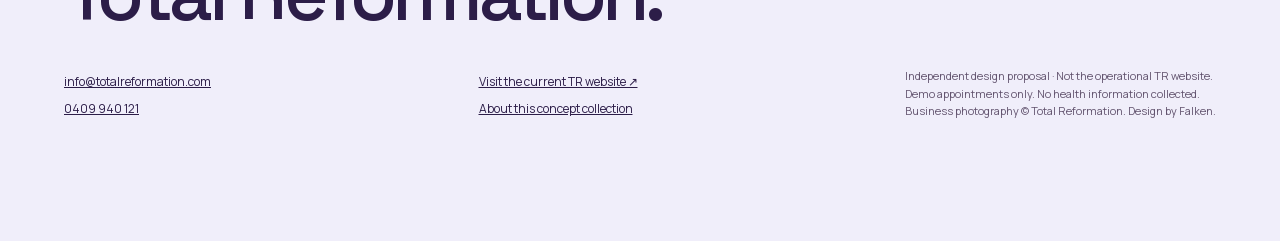
<file: momentum/index.html>
<!doctype html><html lang="en-AU"><head><meta charset="utf-8"><link rel="preload" href="../assets/fonts/space-latin-0.woff2" as="font" type="font/woff2" crossorigin><link rel="preload" href="../assets/fonts/manrope-latin-0.woff2" as="font" type="font/woff2" crossorigin><meta name="viewport" content="width=device-width,initial-scale=1,viewport-fit=cover"><meta name="robots" content="noindex,nofollow"><meta name="description" content="An expressive, connected-week concept for Total Reformation."><meta name="theme-color" content="#2348ea"><title>Momentum — your everyday, upgraded · Total Reformation</title><link rel="icon" href="../assets/icon.svg" type="image/svg+xml"><link rel="stylesheet" href="../assets/core.css"><link rel="stylesheet" href="../assets/directions.css"><meta property="og:title" content="Total Reformation — the alternate collection"><meta property="og:description" content="Three independent website concepts and a working companion demo by Falken."><meta property="og:type" content="website"><meta property="og:url" content="https://falk3n.github.io/tr-atelier/momentum/"><meta property="og:image" content="https://falk3n.github.io/tr-atelier/assets/previews/social.jpg"><meta name="twitter:card" content="summary_large_image"></head><body class="momentum" data-concept="momentum"><a href="#main" class="skip">Skip to content</a><header class="wrap site-nav"><div class="flex"><a class="brand" href="../"><span class="brand-mark" aria-hidden="true">tr</span><span>TOTAL<br>REFORMATION</span></a><div class="theme-wrap"><button class="theme-toggle" aria-label="Choose colour theme" aria-expanded="false" aria-controls="theme-menu">◐</button><div class="theme-menu" id="theme-menu" hidden><button data-theme="default" aria-pressed="true"><i style="--swatch:#5734ce"></i>Violet</button><button data-theme="apricot" aria-pressed="false"><i style="--swatch:#f7b078"></i>Apricot</button></div></div></div><nav class="nav-links" id="primary-navigation" aria-label="Main navigation"><a href="#approach">The approach</a><a href="#people">Your people</a><a href="../app/">Companion ↗</a><button class="btn" data-book="First conversation">Your first visit <span aria-hidden="true">↗</span></button></nav><button class="mobile-menu" aria-label="Open navigation" aria-expanded="false" aria-controls="primary-navigation">☰</button></header>
<main id="main"><div class="wrap"><section class="momentum-hero"><div class="momentum-hero-grid"><div class="fade-in"><span class="eyebrow">A little movement. A lot more life.</span><h1>Your everyday.<br><em>Upgraded.</em></h1><p class="lede">Good training meets real life. Build a routine with Darren and Emma that leaves room for being human.</p><button class="btn" data-finder>Find your momentum <span class="arrow">↗</span></button><div class="momentum-bottom"><span>Personal training</span><span>Remedial massage</span><span>A connected week</span></div></div><div class="momentum-visual"><div class="momentum-orbit" aria-hidden="true"></div><img src="../assets/img/darren-studio.webp" srcset="../assets/img/darren-studio-600.webp 600w, ../assets/img/darren-studio-1000.webp 1000w, ../assets/img/darren-studio.webp 1440w" sizes="(max-width: 650px) 90vw, 650px" width="600" height="900" fetchpriority="high" alt="Darren demonstrating a movement in the Total Reformation studio"><div class="momentum-mini"><span class="check" aria-hidden="true">✓</span><p><b>A plan that fits you.</b></p><p>In the studio.<br>Out in your world.</p></div><div class="momentum-badge"><b>Life is the goal.</b><small>THE GYM IS JUST THE START.</small></div></div></div></section><div class="momentum-strip"><span>↗ Move with intention</span><span>↗ Recover with care</span><span>↗ Keep a little momentum</span></div></div>
<section id="approach" class="section wrap"><div class="momentum-heading"><span class="eyebrow">Different starting points. Same human approach.</span><h2>There’s a way in.<br>Let’s find yours.</h2><p class="muted">No one-size-fits-all challenge. Just a conversation about what you want from your body and your week.</p></div><div class="path-grid"><article class="path-card"><span class="eyebrow">01 / Move</span><div class="path-symbol" aria-hidden="true">↗</div><h3>Build your foundations.</h3><p>Understand your movement with individual coaching, then build from there.</p><button data-book="Private training">Explore training ↗</button></article><article class="path-card"><span class="eyebrow">02 / Recover</span><div class="path-symbol" aria-hidden="true">∿</div><h3>Take care.<br>Not time out.</h3><p>Make remedial massage and hands-on attention part of looking after yourself.</p><button data-book="Remedial massage">Explore recovery ↗</button></article><article class="path-card"><span class="eyebrow">03 / Continue</span><div class="path-symbol" aria-hidden="true">+</div><h3>Make it<br>part of life.</h3><p>A clear plan and a direct check-in, so your trainer stays in the loop between visits.</p><button data-finder>Explore your starting point ↗</button></article></div></section>
<section class="wrap momentum-week"><div><span class="eyebrow">Meet the connected week</span><h2>Your calendar is full.<br>Your plan can flex.</h2><p>What if your trainer could see how much time you actually have? Choose a demo time window to explore the idea.</p><div class="time-selector" aria-label="Time available"><button data-minutes="5" aria-pressed="false">5 min</button><button data-minutes="12" aria-pressed="true">12 min</button><button data-minutes="20" aria-pressed="false">20 min</button></div><p class="time-result" id="time-result" aria-live="polite">12 minutes: a short home-practice window to discuss with your trainer. Your exercise selection still comes from them.</p><a class="btn light" href="../app/">Try the companion <span class="arrow">↗</span></a><p class="small" style="margin:20px 0 0">Concept only. Time selection does not prescribe or change your exercises.</p></div><div class="week-stack" aria-label="An example connected week"><div class="week-tile"><div class="week-num">01</div><div><b>Start together</b><span>A studio session with your trainer.</span></div><span aria-hidden="true">↗</span></div><div class="week-tile"><div class="week-num">02</div><div><b>Keep it simple</b><span id="time-tile">12 minutes set aside for you.</span></div><span aria-hidden="true">✓</span></div><div class="week-tile"><div class="week-num">03</div><div><b>Close the loop</b><span>Tell your trainer how it felt.</span></div><span aria-hidden="true">↗</span></div></div></section>
<section id="people" class="section wrap momentum-people"><img src="../assets/img/box-coach.webp" srcset="../assets/img/box-coach-600.webp 600w, ../assets/img/box-coach-1000.webp 1000w, ../assets/img/box-coach.webp 1800w" sizes="(max-width: 650px) 90vw, 650px" width="900" height="700" loading="lazy" alt="Darren supporting a client through an individual exercise"><div><span class="eyebrow">Humans on your team</span><h2>Not an algorithm.<br>Your people.</h2><p class="muted">Darren and Emma. Real conversations, familiar faces and attention to your individual movement. Technology keeps the plan close. Your people make it personal.</p><div class="people-pills"><span class="pill">Darren / training</span><span class="pill">Emma / recovery</span></div><button class="btn ghost" data-book="First conversation">Say hello, in the demo <span class="arrow">↗</span></button></div></section>
<section class="wrap section" style="padding-top:0"><div class="section-head"><div><span class="eyebrow">See it. Understand it.</span><h2>A familiar face.<br>On replay.</h2></div><p class="muted small">Your own trainer’s footage beats another random workout feed. These are excerpts from Darren’s public tutorials.</p></div><div class="grid-3"><article class="journal-card"><img src="../assets/video/rotation-flow.jpg" width="640" height="360" loading="lazy" alt="Darren’s rotation tutorial"><h3>Explore rotation.</h3><button data-video="rotation-flow" data-title="Exploring rotation">Play the excerpt ↗</button></article><article class="journal-card"><img src="../assets/video/wall-retraction.jpg" width="640" height="360" loading="lazy" alt="Darren’s wall movement tutorial"><h3>Notice the detail.</h3><button data-video="wall-retraction" data-title="Wall retraction, with Darren">Play the excerpt ↗</button></article><article class="journal-card"><img src="../assets/video/box-mobility.jpg" width="640" height="360" loading="lazy" alt="Darren’s box mobility tutorial"><h3>Build understanding.</h3><button data-video="box-mobility" data-title="Box mobility, with Darren">Play the excerpt ↗</button></article></div></section>
<section class="wrap momentum-last"><span class="eyebrow">Small starts count</span><h2>Your next chapter.<br>Not your next<br>fitness phase.</h2><p>Tell us what you want more of in your everyday. That’s a much better place to begin.</p><button class="btn" data-finder>Let’s find your starting point <span class="arrow">↗</span></button></section></main><footer class="site-footer"><div class="wrap"><div class="footer-brand">Total Reformation.</div><div class="footer-bottom"><div><a href="mailto:info@totalreformation.com">info@totalreformation.com</a><br><a href="tel:+61409940121">0409 940 121</a></div><div><a href="https://www.totalreformation.com/" target="_blank" rel="noopener">Visit the current TR website ↗</a><br><a href="../#design-notes">About this concept collection</a></div><p class="demo-note">Independent design proposal · Not the operational TR website.<br>Demo appointments only. No health information collected.<br>Business photography © Total Reformation. Design by Falken.</p></div></div></footer><script src="../assets/core.js"></script><script>document.querySelectorAll('[data-minutes]').forEach(b=>b.addEventListener('click',()=>{document.querySelectorAll('[data-minutes]').forEach(x=>x.setAttribute('aria-pressed',String(x===b)));const n=b.dataset.minutes;document.getElementById('time-result').textContent=n+' minutes: '+({'5':'a small check-in window. Let your trainer know what fits today.','12':'a short home-practice window to discuss with your trainer. Your exercise selection still comes from them.','20':'a little more space for your trainer-assigned practice. More time doesn’t mean you need more intensity.'}[n]);document.getElementById('time-tile').textContent=n+' minutes set aside for you.'}));</script></body></html>
</file>
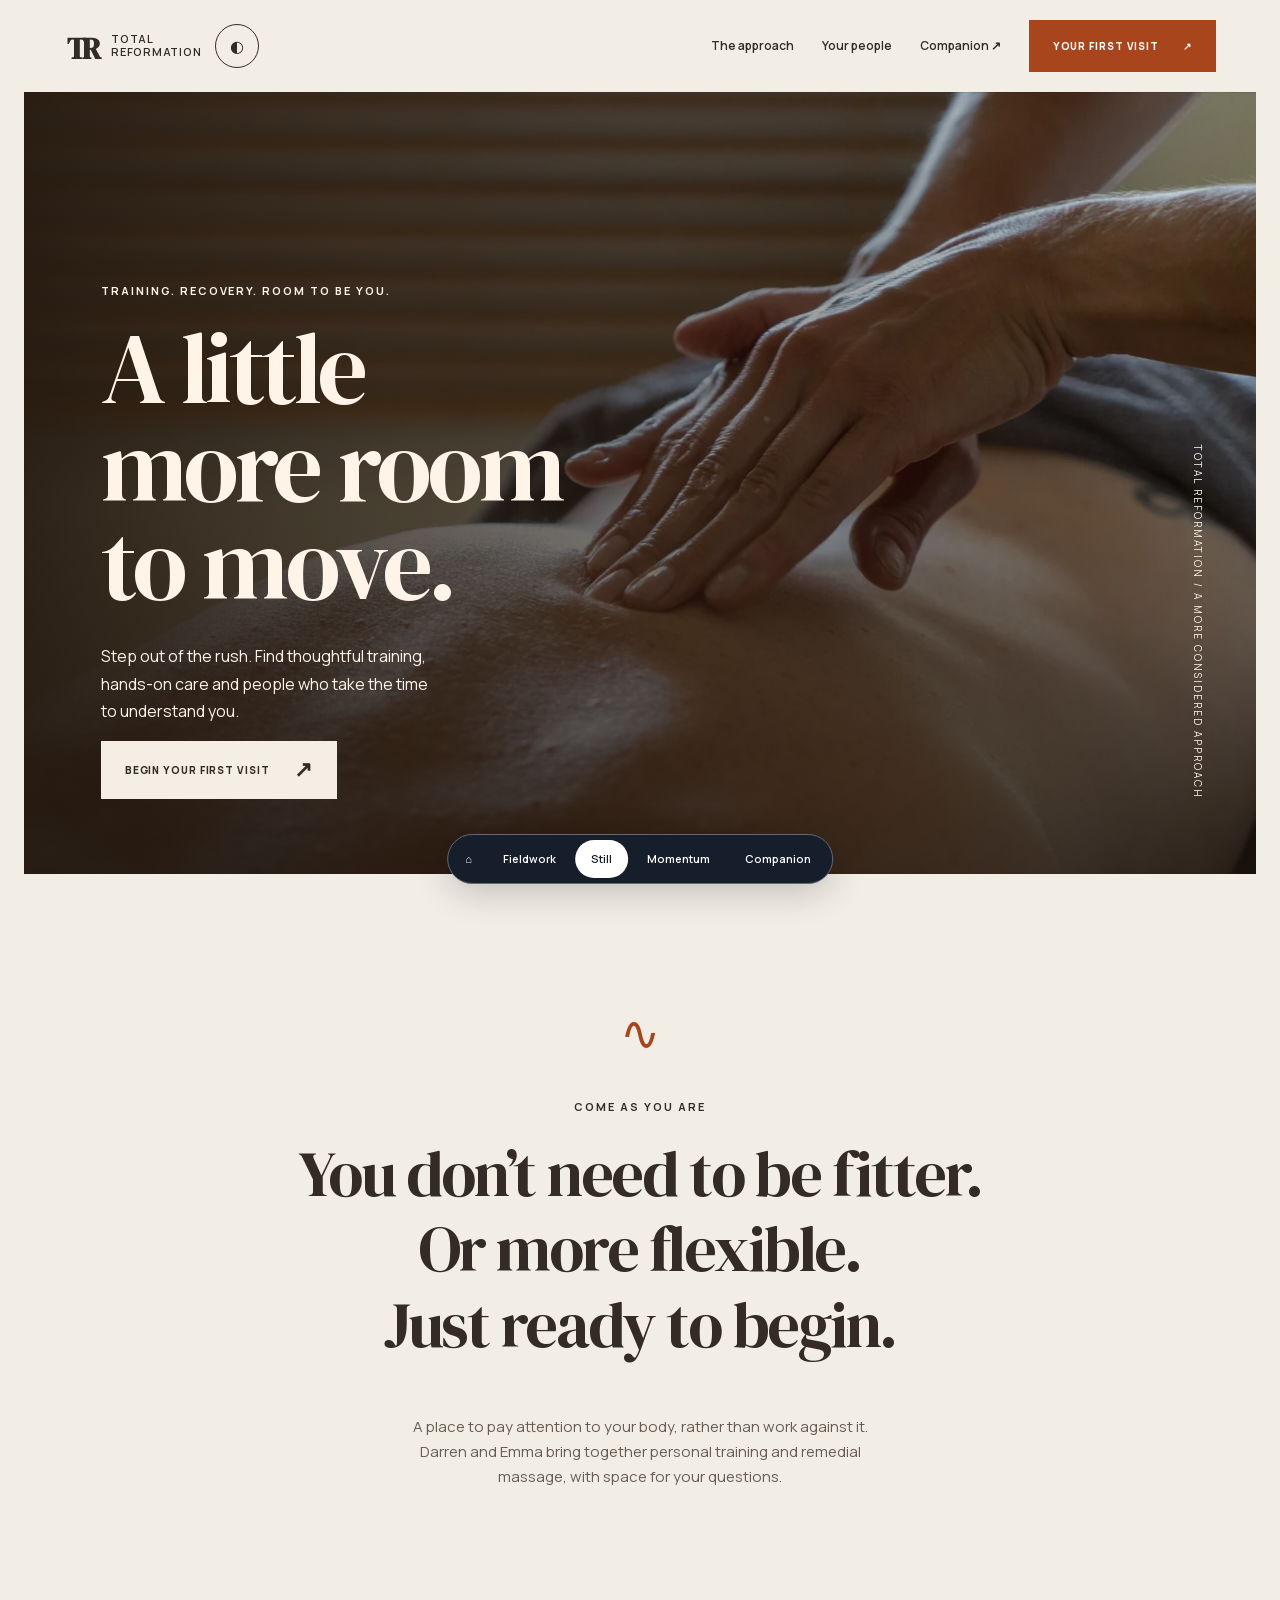
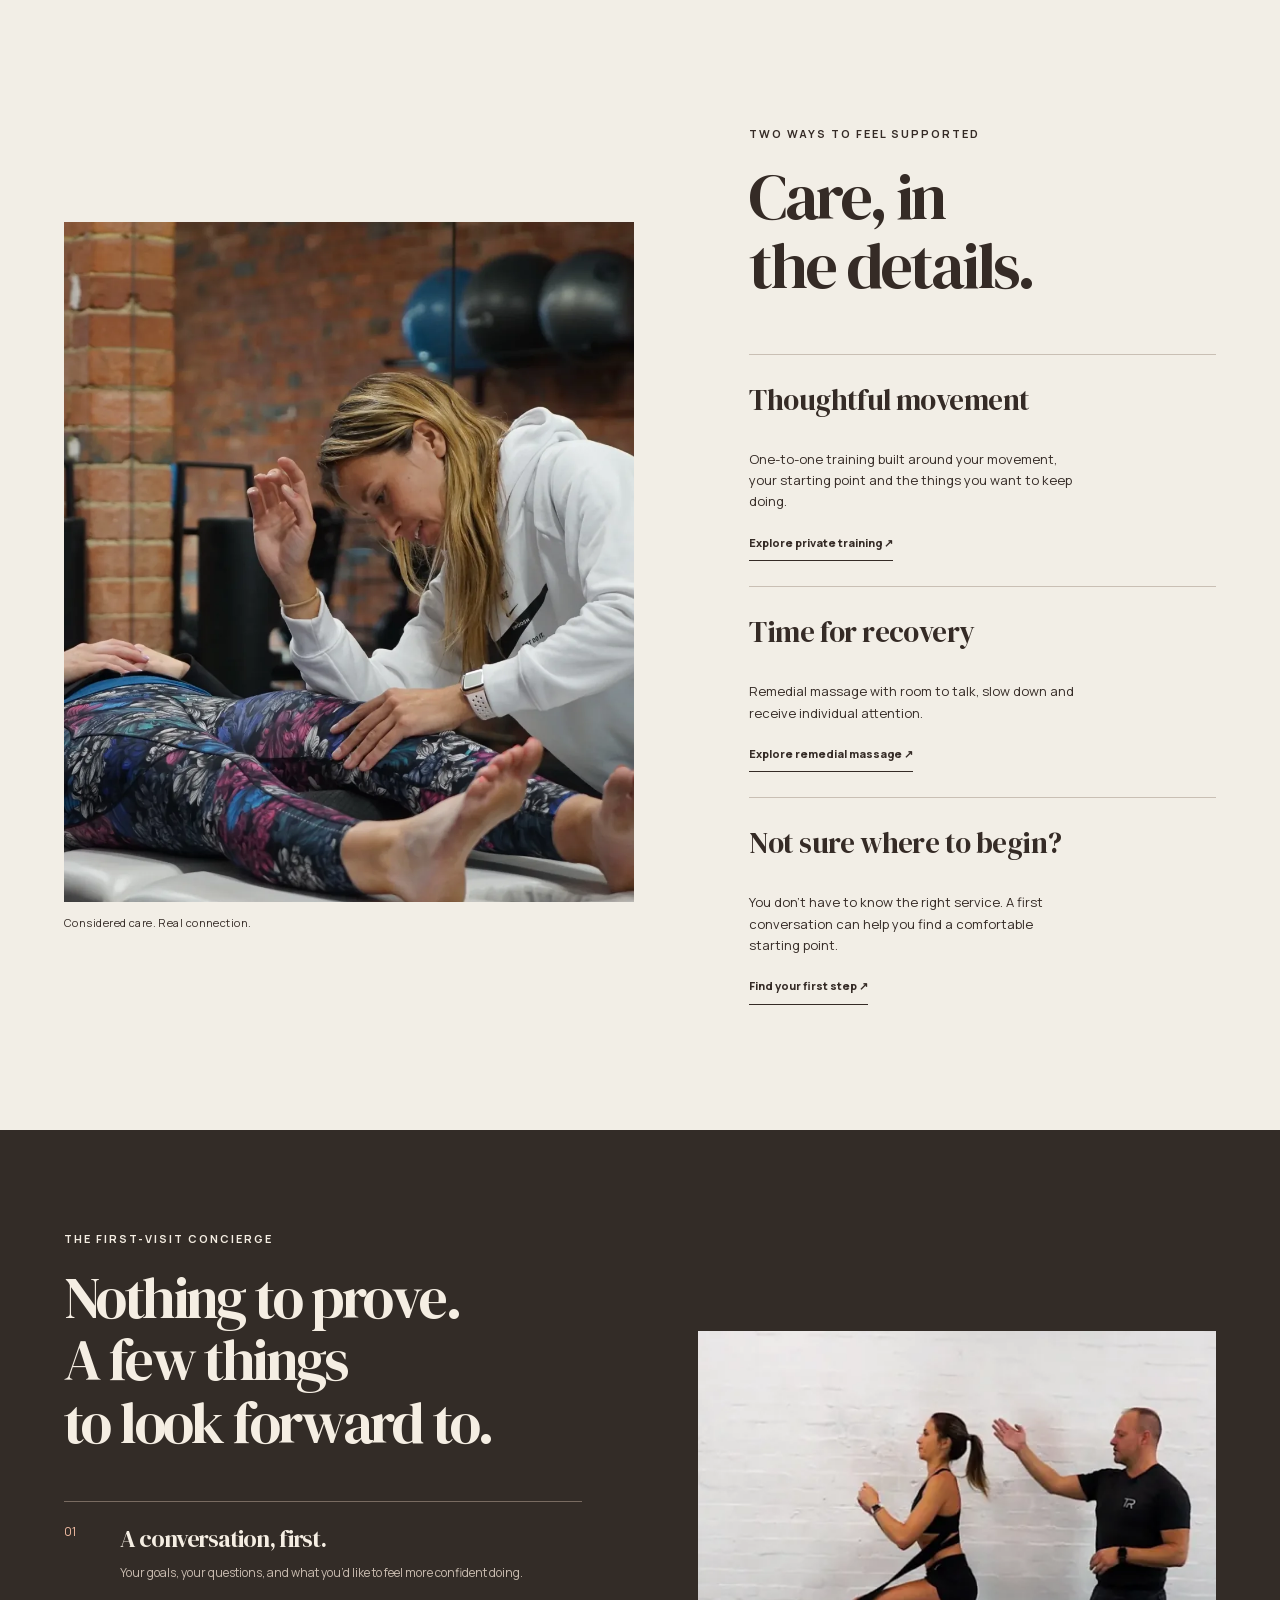
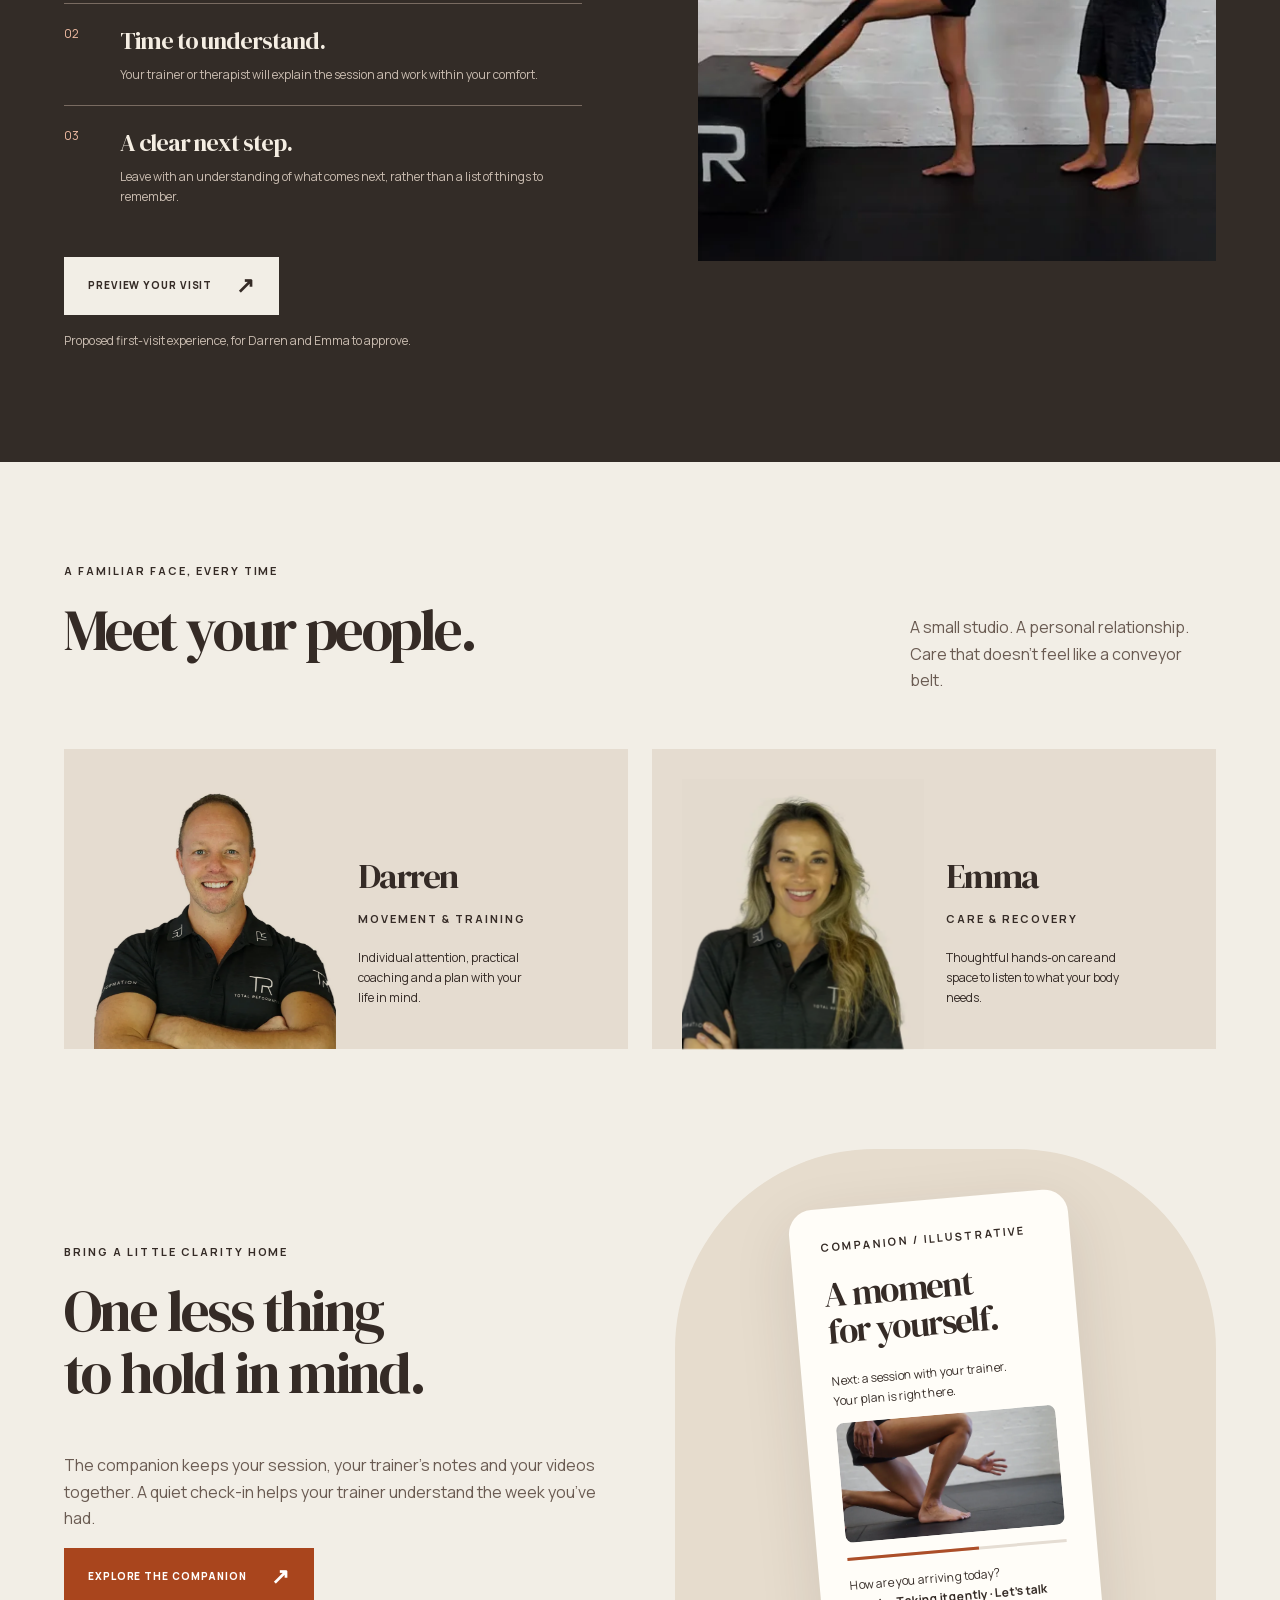
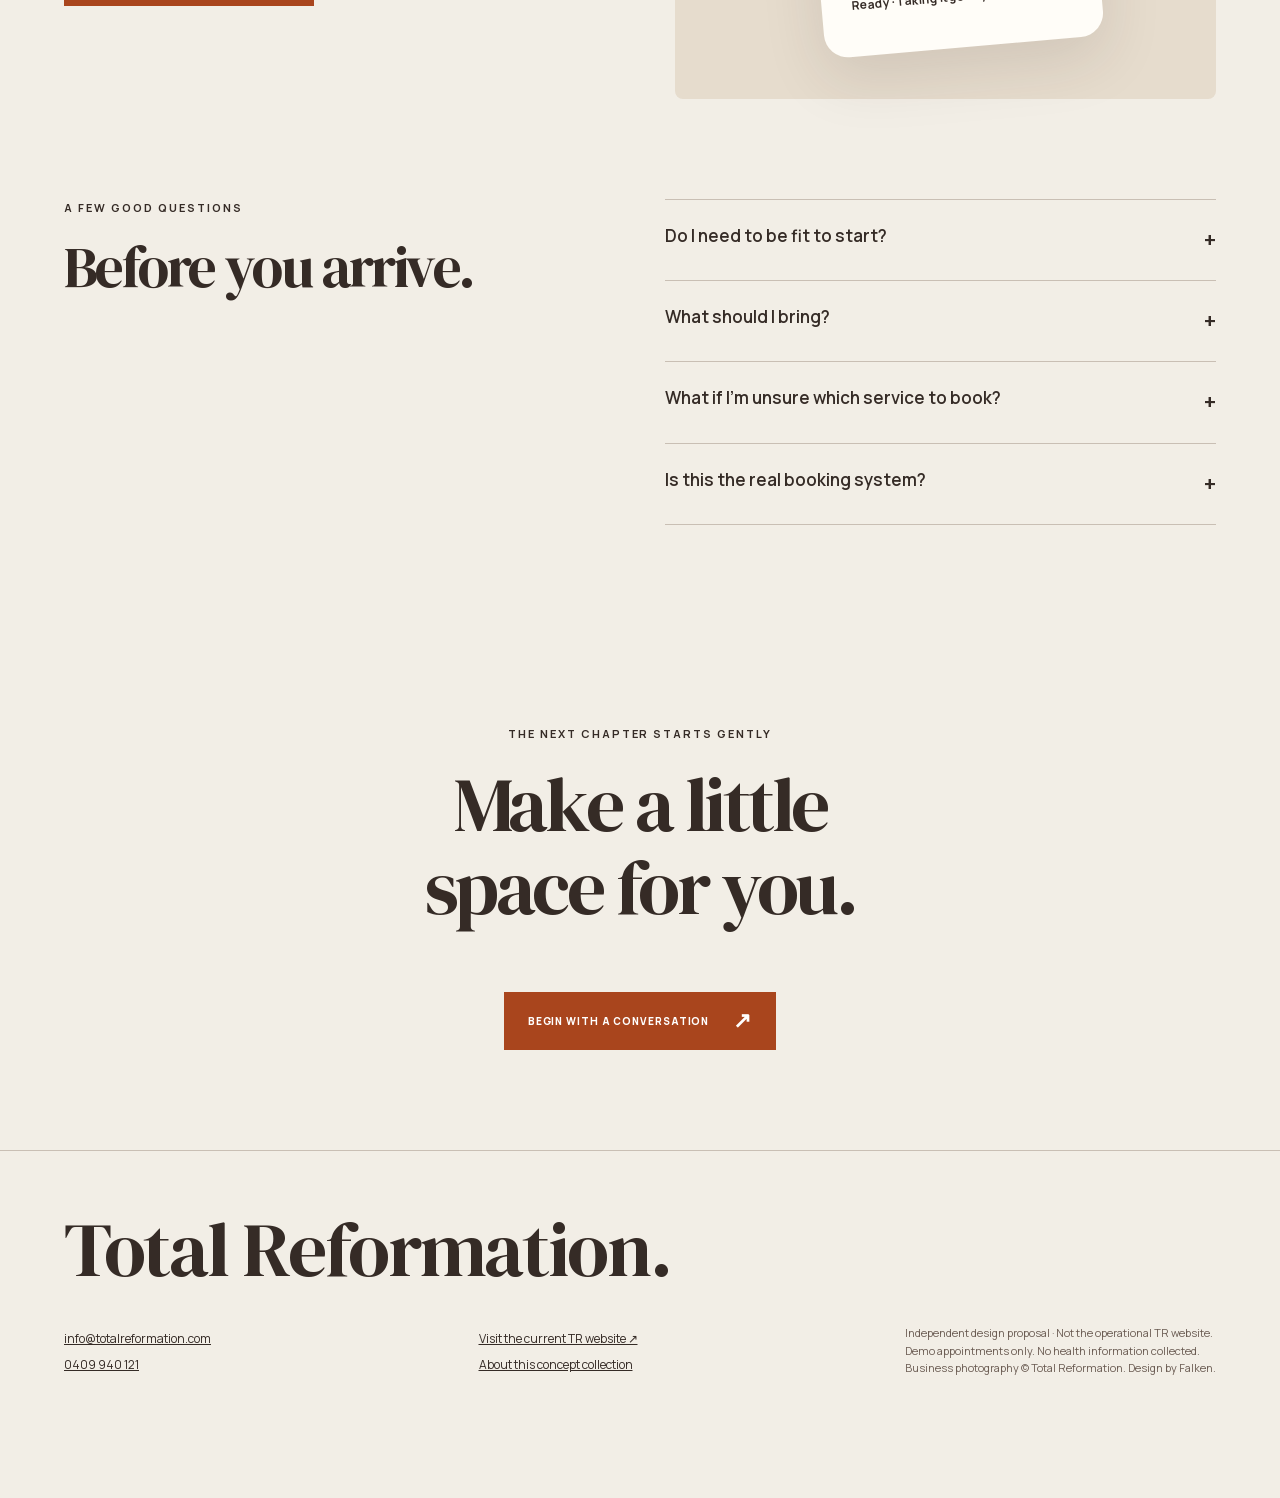
<file: still/index.html>
<!doctype html><html lang="en-AU"><head><meta charset="utf-8"><link rel="preload" href="../assets/fonts/editorial-latin-1.woff2" as="font" type="font/woff2" crossorigin><link rel="preload" href="../assets/fonts/manrope-latin-0.woff2" as="font" type="font/woff2" crossorigin><meta name="viewport" content="width=device-width,initial-scale=1,viewport-fit=cover"><meta name="robots" content="noindex,nofollow"><meta name="description" content="An immersive, considered training and recovery concept for Total Reformation."><meta name="theme-color" content="#2348ea"><title>Still — a little more room to move · Total Reformation</title><link rel="icon" href="../assets/icon.svg" type="image/svg+xml"><link rel="stylesheet" href="../assets/core.css"><link rel="stylesheet" href="../assets/directions.css"><meta property="og:title" content="Total Reformation — the alternate collection"><meta property="og:description" content="Three independent website concepts and a working companion demo by Falken."><meta property="og:type" content="website"><meta property="og:url" content="https://falk3n.github.io/tr-atelier/still/"><meta property="og:image" content="https://falk3n.github.io/tr-atelier/assets/previews/social.jpg"><meta name="twitter:card" content="summary_large_image"></head><body class="still" data-concept="still"><a href="#main" class="skip">Skip to content</a><header class="wrap site-nav"><div class="flex"><a class="brand" href="../"><span class="brand-mark" aria-hidden="true">tr</span><span>TOTAL<br>REFORMATION</span></a><div class="theme-wrap"><button class="theme-toggle" aria-label="Choose colour theme" aria-expanded="false" aria-controls="theme-menu">◐</button><div class="theme-menu" id="theme-menu" hidden><button data-theme="default" aria-pressed="true"><i style="--swatch:#a9451d"></i>Clay</button><button data-theme="stone" aria-pressed="false"><i style="--swatch:#315d56"></i>Stone</button></div></div></div><nav class="nav-links" id="primary-navigation" aria-label="Main navigation"><a href="#approach">The approach</a><a href="#people">Your people</a><a href="../app/">Companion ↗</a><button class="btn" data-book="First conversation">Your first visit <span aria-hidden="true">↗</span></button></nav><button class="mobile-menu" aria-label="Open navigation" aria-expanded="false" aria-controls="primary-navigation">☰</button></header>
<main id="main"><section class="still-hero"><img src="../assets/img/massage.webp" srcset="../assets/img/massage-600.webp 600w, ../assets/img/massage-1000.webp 1000w, ../assets/img/massage.webp 1800w" sizes="100vw" width="1800" height="1200" fetchpriority="high" alt="The quiet detail of a hands-on massage treatment"><div class="still-hero-inner fade-in"><span class="eyebrow">Training. Recovery. Room to be you.</span><h1>A little<br>more room<br>to move.</h1><p class="lede">Step out of the rush. Find thoughtful training, hands-on care and people who take the time to understand you.</p><button class="btn" data-book="First conversation">Begin your first visit <span class="arrow">↗</span></button></div><span class="still-hero-aside">TOTAL REFORMATION / A MORE CONSIDERED APPROACH</span></section>
<section class="still-quote" id="approach"><div class="still-mark" aria-hidden="true">∿</div><span class="eyebrow">Come as you are</span><h2>You don’t need to be fitter.<br>Or more flexible.<br>Just ready to begin.</h2><p class="muted">A place to pay attention to your body, rather than work against it. Darren and Emma bring together personal training and remedial massage, with space for your questions.</p></section>
<section class="section wrap still-services"><figure><img src="../assets/img/emma-treat.webp" srcset="../assets/img/emma-treat-600.webp 600w, ../assets/img/emma-treat-1000.webp 1000w, ../assets/img/emma-treat.webp 1440w" sizes="(max-width: 650px) 90vw, 650px" width="700" height="1100" loading="lazy" alt="Emma providing hands-on care to a client in the studio"><figcaption class="image-label">Considered care. Real connection.</figcaption></figure><div><span class="eyebrow">Two ways to feel supported</span><h2>Care, in<br>the details.</h2><div class="still-option"><h3>Thoughtful movement</h3><p>One-to-one training built around your movement, your starting point and the things you want to keep doing.</p><button data-book="Private training">Explore private training ↗</button></div><div class="still-option"><h3>Time for recovery</h3><p>Remedial massage with room to talk, slow down and receive individual attention.</p><button data-book="Remedial massage">Explore remedial massage ↗</button></div><div class="still-option"><h3>Not sure where to begin?</h3><p>You don’t have to know the right service. A first conversation can help you find a comfortable starting point.</p><button data-finder>Find your first step ↗</button></div></div></section>
<section class="still-dark section"><div class="wrap grid-2"><div><span class="eyebrow">The first-visit concierge</span><h2>Nothing to prove.<br>A few things<br>to look forward to.</h2><div class="still-ritual"><div><b>01</b><section><h3>A conversation, first.</h3><p>Your goals, your questions, and what you’d like to feel more confident doing.</p></section></div><div><b>02</b><section><h3>Time to understand.</h3><p>Your trainer or therapist will explain the session and work within your comfort.</p></section></div><div><b>03</b><section><h3>A clear next step.</h3><p>Leave with an understanding of what comes next, rather than a list of things to remember.</p></section></div></div><button class="btn light" data-book="First conversation">Preview your visit <span class="arrow">↗</span></button><p class="small muted" style="margin-top:16px">Proposed first-visit experience, for Darren and Emma to approve.</p></div><img src="../assets/img/box-coach.webp" srcset="../assets/img/box-coach-600.webp 600w, ../assets/img/box-coach-1000.webp 1000w, ../assets/img/box-coach.webp 1800w" sizes="(max-width: 650px) 90vw, 650px" width="900" height="700" loading="lazy" alt="Darren giving individual guidance to a client"></div></section>
<section id="people" class="section wrap"><div class="section-head"><div><span class="eyebrow">A familiar face, every time</span><h2>Meet your people.</h2></div><p class="muted">A small studio. A personal relationship.<br>Care that doesn’t feel like a conveyor belt.</p></div><div class="still-team"><article class="still-person"><img src="../assets/img/darren-portrait.webp" srcset="../assets/img/darren-portrait-600.webp 600w, ../assets/img/darren-portrait-1000.webp 1000w, ../assets/img/darren-portrait.webp 1400w" sizes="(max-width: 650px) 90vw, 650px" width="360" height="400" loading="lazy" alt="Darren"><div><h3>Darren</h3><span class="eyebrow">Movement & training</span><p>Individual attention, practical coaching and a plan with your life in mind.</p></div></article><article class="still-person"><img src="../assets/img/emma-portrait.webp" srcset="../assets/img/emma-portrait-600.webp 600w, ../assets/img/emma-portrait-1000.webp 1000w, ../assets/img/emma-portrait.webp 1400w" sizes="(max-width: 650px) 90vw, 650px" width="360" height="400" loading="lazy" alt="Emma"><div><h3>Emma</h3><span class="eyebrow">Care & recovery</span><p>Thoughtful hands-on care and space to listen to what your body needs.</p></div></article></div></section>
<section class="section wrap still-companion" style="padding-top:0"><div><span class="eyebrow">Bring a little clarity home</span><h2>One less thing<br>to hold in mind.</h2><p class="muted">The companion keeps your session, your trainer’s notes and your videos together. A quiet check-in helps your trainer understand the week you’ve had.</p><a class="btn" href="../app/">Explore the companion <span class="arrow">↗</span></a></div><div class="still-card"><div class="still-pocket"><span class="eyebrow">Companion / illustrative</span><h3>A moment<br>for yourself.</h3><p>Next: a session with your trainer.<br>Your plan is right here.</p><img src="../assets/img/twist.webp" srcset="../assets/img/twist-600.webp 600w, ../assets/img/twist-1000.webp 1000w, ../assets/img/twist.webp 1800w" sizes="(max-width: 650px) 90vw, 650px" width="300" height="180" loading="lazy" alt="Movement detail from TR’s photography"><div class="tiny-line"></div><p>How are you arriving today?<br><b>Ready · Taking it gently · Let’s talk</b></p></div></div></section>
<section class="section wrap" style="padding-top:0"><div class="grid-2"><div><span class="eyebrow">A few good questions</span><h2>Before you arrive.</h2></div><div class="faq"><details><summary>Do I need to be fit to start?</summary><p>No starting level is assumed in this proposed experience. Talk with the team about your current activity and goals so they can advise on a suitable first visit.</p></details><details><summary>What should I bring?</summary><p>For training, comfortable clothing and your questions are a good starting point. Confirm any specific preparation with the studio when booking.</p></details><details><summary>What if I’m unsure which service to book?</summary><p>Speak with Darren or Emma first. This demo doesn’t assess symptoms or recommend treatment.</p></details><details><summary>Is this the real booking system?</summary><p>No. This is a design proposal. Sample appointments stay in this browser. The current TR website is linked in the footer for real bookings.</p></details></div></div></section>
<section class="still-end wrap"><span class="eyebrow">The next chapter starts gently</span><h2>Make a little<br>space for you.</h2><button class="btn" data-book="First conversation">Begin with a conversation <span class="arrow">↗</span></button></section></main><footer class="site-footer"><div class="wrap"><div class="footer-brand">Total Reformation.</div><div class="footer-bottom"><div><a href="mailto:info@totalreformation.com">info@totalreformation.com</a><br><a href="tel:+61409940121">0409 940 121</a></div><div><a href="https://www.totalreformation.com/" target="_blank" rel="noopener">Visit the current TR website ↗</a><br><a href="../#design-notes">About this concept collection</a></div><p class="demo-note">Independent design proposal · Not the operational TR website.<br>Demo appointments only. No health information collected.<br>Business photography © Total Reformation. Design by Falken.</p></div></div></footer><script src="../assets/core.js"></script></body></html>
</file>
<file: assets/core.css>
@font-face {
  font-family: Manrope;
  font-style: normal;
  font-weight: 400 800;
  font-display: swap;
  src: url(fonts/manrope-latin-0.woff2) format('woff2');
  unicode-range: U+0000-00FF, U+0131, U+0152-0153, U+02BB-02BC, U+02C6, U+02DA, U+02DC, U+0304, U+0308, U+0329, U+2000-206F, U+20AC, U+2122, U+2191, U+2193, U+2212, U+2215, U+FEFF, U+FFFD;
}
@font-face {
  font-family: Space;
  font-style: normal;
  font-weight: 400 700;
  font-display: swap;
  src: url(fonts/space-latin-0.woff2) format('woff2');
  unicode-range: U+0000-00FF, U+0131, U+0152-0153, U+02BB-02BC, U+02C6, U+02DA, U+02DC, U+0304, U+0308, U+0329, U+2000-206F, U+20AC, U+2122, U+2191, U+2193, U+2212, U+2215, U+FEFF, U+FFFD;
}
@font-face {
  font-family: Editorial;
  font-style: italic;
  font-weight: 400;
  font-display: swap;
  src: url(fonts/editorial-latin-0.woff2) format('woff2');
  unicode-range: U+0000-00FF, U+0131, U+0152-0153, U+02BB-02BC, U+02C6, U+02DA, U+02DC, U+0304, U+0308, U+0329, U+2000-206F, U+20AC, U+2122, U+2191, U+2193, U+2212, U+2215, U+FEFF, U+FFFD;
}
@font-face {
  font-family: Editorial;
  font-style: normal;
  font-weight: 400;
  font-display: swap;
  src: url(fonts/editorial-latin-1.woff2) format('woff2');
  unicode-range: U+0000-00FF, U+0131, U+0152-0153, U+02BB-02BC, U+02C6, U+02DA, U+02DC, U+0304, U+0308, U+0329, U+2000-206F, U+20AC, U+2122, U+2191, U+2193, U+2212, U+2215, U+FEFF, U+FFFD;
}

:root{--paper:#f5f4ec;--ink:#171e2b;--muted:#535965;--line:#cdd0ca;--accent:#2348ea;--on-accent:#fff;--card:#fff;--sans:Manrope,Arial,sans-serif;--display:Space,Arial,sans-serif}*{box-sizing:border-box}html{scroll-behavior:smooth;scroll-padding-top:100px}body{margin:0;font:400 16px/1.65 var(--sans);color:var(--ink);background:var(--paper);-webkit-font-smoothing:antialiased}body:has(dialog[open]){overflow:hidden}a{color:inherit}button,input,select,textarea{font:inherit}button,a,input,select,textarea{-webkit-tap-highlight-color:transparent}button,a{touch-action:manipulation}button{cursor:pointer}img{display:block;max-width:100%;height:auto}video{display:block;width:100%;background:#111}h1,h2,h3,p{margin-top:0}h1,h2,h3{font-weight:500;line-height:1.08;letter-spacing:-.045em}h1,h2{font-family:var(--display)}h1{font-size:clamp(56px,7.8vw,116px)}h2{font-size:clamp(38px,4.5vw,70px)}h3{font-size:26px}p{max-width:65ch}figure{margin:0}.wrap{width:min(1360px,90%);margin-inline:auto}.section{padding-block:100px}.eyebrow{font:700 11px/1.6 var(--sans);text-transform:uppercase;letter-spacing:.18em;display:block;margin-bottom:20px}.lede{font-size:19px;line-height:1.7;max-width:42ch}.muted{color:var(--muted)}.small{font-size:12px;line-height:1.6}.flex{display:flex;align-items:center;gap:14px}.spread{justify-content:space-between}.stack{display:flex;flex-direction:column;gap:14px}.grid-2{display:grid;grid-template-columns:1fr 1fr;gap:50px}.grid-3{display:grid;grid-template-columns:repeat(3,1fr);gap:24px}.section-head{display:flex;justify-content:space-between;align-items:end;gap:40px;margin-bottom:40px}.section-head>p{max-width:34ch}.btn{display:inline-flex;align-items:center;justify-content:center;gap:24px;min-height:48px;padding:13px 23px;text-decoration:none;background:var(--accent);color:var(--on-accent);border:1px solid var(--accent);font-size:13px;font-weight:800;border-radius:4px;transition:transform .2s,background .2s}.btn:hover{transform:translateY(-3px)}.btn.ghost{background:transparent;border-color:currentColor;color:inherit}.btn.light{background:var(--paper);color:var(--ink);border-color:var(--paper)}.text-link{text-decoration:none;border-bottom:1px solid currentColor;padding:8px 0;display:inline-block;font-size:13px;font-weight:800}.arrow{font-family:Arial,sans-serif;font-size:22px;line-height:1}.pill{font-size:11px;letter-spacing:.07em;border:1px solid currentColor;border-radius:99px;padding:7px 12px;display:inline-flex;align-items:center;gap:8px}.site-nav{height:86px;display:flex;align-items:center;justify-content:space-between;gap:20px;position:relative;z-index:20}.brand{display:flex;align-items:center;gap:10px;text-decoration:none;font-size:13px;font-weight:800;line-height:1.15;letter-spacing:-.02em}.brand-mark{width:37px;height:37px;display:grid;place-items:center;border:1.5px solid currentColor;border-radius:50%;font:700 14px var(--display);letter-spacing:-.08em}.nav-links{display:flex;align-items:center;gap:28px}.nav-links a{font-size:12px;font-weight:600;text-decoration:none}.mobile-menu{display:none;min-width:44px;min-height:44px;border:1px solid currentColor;background:none;color:inherit;border-radius:50%}.skip{position:fixed;top:-100px;left:16px;z-index:300;background:#fff;color:#111;padding:12px}.skip:focus{top:12px}:focus-visible{outline:3px solid #e5632b;outline-offset:5px}button:disabled{opacity:.5;cursor:not-allowed}.demo-note{font-size:11px;line-height:1.6;color:var(--muted)}.portrait{aspect-ratio:4/5;object-fit:cover}.image-label{font-size:11px;display:flex;justify-content:space-between;padding-top:12px;letter-spacing:.04em}.rule{border:0;border-top:1px solid var(--line);margin:35px 0}.site-footer{padding:60px 0 110px;border-top:1px solid var(--line)}.site-footer .footer-brand{font:500 clamp(35px,6vw,88px)/1 var(--display);letter-spacing:-.06em;margin-bottom:36px}.footer-bottom{display:flex;flex-wrap:wrap;justify-content:space-between;gap:20px}.footer-bottom a{font-size:12px}.concept-dock{position:fixed;z-index:80;bottom:16px;left:50%;transform:translateX(-50%);display:flex;gap:3px;padding:5px;background:#171e2b;color:#fff;border:1px solid #626877;border-radius:99px;box-shadow:0 8px 36px #0003;max-width:calc(100% - 16px)}.concept-dock a{white-space:nowrap;text-decoration:none;font-size:11px;font-weight:600;padding:10px 16px;border-radius:99px;line-height:1.2;display:flex;align-items:center;min-height:38px}.concept-dock a:hover{background:#333c4b}.concept-dock a[aria-current=page]{color:#171e2b;background:#fff}.concept-dock .dock-home{padding-inline:12px}.visually-hidden{position:absolute;width:1px;height:1px;padding:0;margin:-1px;overflow:hidden;clip:rect(0,0,0,0);white-space:nowrap;border:0}
dialog{color:var(--ink);background:var(--paper);border:0;border-radius:12px;width:min(620px,calc(100% - 28px));max-height:calc(100dvh - 40px);padding:32px;box-shadow:0 20px 100px #0005}dialog::backdrop{background:#111827b8;backdrop-filter:blur(6px)}dialog h2{font-size:36px;margin:18px 0}dialog h3{font-size:24px}.dialog-head{display:flex;align-items:center;justify-content:space-between;gap:20px}.icon-btn{min-height:44px;min-width:44px;border:1px solid var(--line);border-radius:50%;background:transparent;color:inherit;font-size:22px}.dialog-actions{display:flex;flex-wrap:wrap;gap:12px;margin-top:24px}.choice-grid{display:grid;grid-template-columns:1fr 1fr;gap:10px;margin:24px 0}.choice{border:1px solid var(--line);border-radius:5px;background:var(--card);color:var(--ink);padding:18px;text-align:left;min-height:68px;font-size:14px}.choice:hover,.choice[aria-pressed=true]{border-color:var(--accent);box-shadow:inset 0 0 0 1px var(--accent)}.result-box{border-left:3px solid var(--accent);background:var(--card);padding:24px;margin-top:20px}.field{display:grid;gap:6px;margin-bottom:18px;font-size:13px;font-weight:600}input,select,textarea{border:1px solid var(--line);border-radius:5px;background:var(--card);color:var(--ink);padding:13px 14px;min-height:48px;min-width:0;width:100%}textarea{resize:vertical}.toast{position:fixed;bottom:92px;left:50%;transform:translateX(-50%);z-index:200;background:#171e2b;color:white;padding:12px 22px;border-radius:6px;font-size:13px;max-width:calc(100% - 32px);box-shadow:0 10px 25px #0003}.faq{border-top:1px solid var(--line)}.faq details{border-bottom:1px solid var(--line);padding:22px 0}.faq summary{font-size:17px;cursor:pointer;font-weight:600;list-style:none;display:flex;justify-content:space-between;gap:20px}.faq summary:after{content:'+';font-size:22px}.faq details[open] summary:after{content:'−'}.faq details p{color:var(--muted);font-size:14px;margin:16px 35px 0 0}.theme-wrap{position:relative}.theme-toggle{background:none;color:inherit;border:1px solid currentColor;border-radius:50%;width:30px;height:30px;display:grid;place-items:center;min-height:44px;min-width:44px}.theme-menu{position:absolute;left:0;top:50px;min-width:180px;padding:8px;border-radius:8px;background:var(--paper);color:var(--ink);border:1px solid var(--line);box-shadow:0 14px 40px #0003}.theme-menu button{width:100%;border:0;background:none;color:inherit;display:flex;align-items:center;gap:10px;padding:12px;text-align:left;font-size:13px}.theme-menu i{display:block;width:13px;height:13px;border-radius:50%;background:var(--swatch)}.theme-menu button[aria-pressed=true]:after{content:'✓';margin-left:auto}.fade-in{animation:arrive .65s both}@keyframes arrive{from{opacity:0;transform:translateY(18px)}to{opacity:1;transform:none}}
@media(max-width:900px){.wrap{width:90%}.section{padding-block:70px}.nav-links{gap:18px}.grid-2{gap:30px}.section-head{align-items:start}.site-nav{height:76px}}@media(max-width:650px){h1{font-size:58px}h2{font-size:39px}.lede{font-size:17px}.section{padding-block:60px}.grid-2,.grid-3{grid-template-columns:1fr;gap:28px}.section-head{display:block}.site-nav{height:74px}.nav-links{display:none;position:absolute;top:65px;right:0;min-width:230px;padding:24px;flex-direction:column;align-items:stretch;background:var(--paper);color:var(--ink);border:1px solid var(--line);box-shadow:0 20px 30px #0002;border-radius:8px}.nav-links.open{display:flex}.nav-links a{padding:8px}.mobile-menu{display:block}.concept-dock{bottom:9px;gap:0}.concept-dock a{font-size:10px;padding:10px 11px}.concept-dock .dock-home{padding-inline:9px}.concept-dock .dock-prefix{display:none}.footer-bottom{flex-direction:column}.site-footer{padding-top:45px}.choice-grid{grid-template-columns:1fr}dialog{padding:24px}.theme-menu{left:-80px}.btn{gap:14px}}
@media(prefers-reduced-motion:reduce){html{scroll-behavior:auto}*,*:before,*:after{animation:none!important;transition:none!important;scroll-behavior:auto!important}}
</file>
<file: assets/app.css>
.companion{--paper:#f4f6fa;--ink:#192740;--muted:#58677b;--line:#d8e0ea;--accent:#2348d8;--card:#fff;background:#e9eef5;font-size:14px}.app-demo-bar{max-width:1380px;margin:0 auto;padding:16px 22px;display:flex;align-items:center;justify-content:space-between;gap:25px;font-size:10px;color:#536177}.app-demo-bar b{font-size:9px;letter-spacing:.11em}.app-demo-bar button{border:0;background:none;color:#354761;text-decoration:underline;white-space:nowrap;min-height:44px}.app-shell{display:grid;grid-template-columns:218px 1fr;max-width:1380px;margin:0 auto 100px;border:1px solid #d2dce8;border-radius:20px;overflow:hidden;min-height:850px;background:var(--paper);box-shadow:0 14px 70px #2637520b}.app-sidebar{background:white;padding:30px 22px;display:flex;flex-direction:column;border-right:1px solid var(--line)}.app-sidebar .brand{font-size:11px;gap:10px}.app-sidebar .brand-mark{background:#2348d8;color:#fff;border-color:#2348d8}.sidebar-label{margin-top:55px;margin-left:13px;font-size:9px;color:var(--muted)}#app-nav{display:flex;flex-direction:column;gap:8px}#app-nav button{background:none;color:#58677b;border:0;border-radius:8px;text-align:left;display:flex;align-items:center;gap:14px;padding:15px;font-size:12px;font-weight:600}#app-nav button span{font-size:20px;width:18px;line-height:1}#app-nav button[aria-current=page]{background:#edf1ff;color:#2348d8}#app-nav button:hover{background:#f1f4fa}.sidebar-bottom{margin-top:auto;padding-top:50px}.coach-avatar{display:flex;align-items:center;gap:10px;font-size:10px}.coach-avatar img{width:38px;height:38px;border-radius:50%;object-fit:cover}.coach-avatar b{font-size:9px}.online-dot{width:7px;height:7px;background:#258064;border-radius:50%;margin-left:auto}.sidebar-bottom .small{font-size:9px;margin-top:15px}.sidebar-bottom .text-link{font-size:9px}.app-topbar{height:80px;padding:0 40px;display:flex;align-items:center;justify-content:space-between;border-bottom:1px solid var(--line);background:#ffffffb5}.app-breadcrumb{font-size:11px;color:var(--muted)}.role-toggle{background:#fff;border:1px solid var(--line);color:var(--ink);font-size:11px;font-weight:600;padding:10px 15px;border-radius:7px;min-height:42px;display:flex;gap:18px;align-items:center}.client-avatar{display:grid;place-items:center;width:34px;height:34px;border-radius:50%;background:#e5d9cb;color:#5c4537;font-weight:800;font-size:11px}.mobile-app-brand{display:none}#app-main{padding:35px 40px 40px;outline:none}.app-heading{display:flex;justify-content:space-between;gap:25px;align-items:center;margin-bottom:26px}.app-heading .eyebrow{margin:0 0 10px;font-size:9px;color:var(--muted)}.app-heading h1{font-size:37px;font-weight:700;letter-spacing:-.05em;margin:0 0 8px}.app-heading p{margin:0;font-size:12px;color:var(--muted)}.today-date{font-size:11px;color:var(--muted);text-align:right}.app-grid{display:grid;grid-template-columns:1.55fr 1fr;gap:24px}.app-card{background:#fff;border:1px solid var(--line);border-radius:14px;padding:24px}.app-card h2{font:700 19px var(--display);letter-spacing:-.035em;margin:0 0 18px}.app-card h3{font:700 17px var(--display);margin:0 0 9px}.app-card p{font-size:12px}.app-card .small{font-size:11px}.card-heading{display:flex;justify-content:space-between;align-items:center;gap:15px;margin-bottom:20px}.card-heading h2{margin:0}.card-heading button,.subtle-btn{border:0;background:transparent;color:#2348d8;font-weight:600;font-size:11px;padding:7px 0;min-height:35px}.session-card{background:#203eb0;color:#fff;border-radius:15px;padding:26px;position:relative;overflow:hidden;min-height:248px;display:flex;flex-direction:column;isolation:isolate}.session-card:after{content:'';position:absolute;width:330px;height:330px;border:1px solid #a5baff55;right:-160px;top:-110px;border-radius:50%;box-shadow:0 0 0 45px #9db4ff12,0 0 0 90px #9db4ff12;z-index:-1}.session-card .eyebrow{font-size:9px;margin-bottom:18px;color:#d3ddff}.session-card h2{font:500 32px/1.07 var(--display);max-width:12ch;margin-bottom:10px}.session-card p{font-size:11px;color:#e1e7ff}.session-bottom{margin-top:auto;display:flex;align-items:center;justify-content:space-between;gap:14px;padding-top:15px}.session-bottom .btn{background:#fff;color:#203eb0;border-color:#fff;font-size:10px;min-height:41px;padding:10px 16px}.session-bottom .small{font-size:10px;color:#fff}.checkin-card{background:#e5eee7;border:1px solid #ccdbcf;border-radius:14px;padding:24px;min-height:248px;display:flex;flex-direction:column}.checkin-card h2{font:500 27px/1.15 var(--display);margin:10px 0;max-width:12ch}.checkin-card p{font-size:12px;color:#445e4e}.checkin-card .btn{margin-top:auto;align-self:start;color:#2d4a36;border:1px solid #587762;background:transparent;font-size:11px;min-height:40px}.checkin-icon{font-size:25px;line-height:1}.week-days{display:grid;grid-template-columns:repeat(7,1fr);gap:7px}.week-days button{border:1px solid transparent;background:#f3f5f9;border-radius:10px;color:var(--muted);padding:12px 4px;min-height:80px;position:relative;display:flex;flex-direction:column;align-items:center;gap:8px}.week-days button b{font-size:16px;font-weight:600;color:var(--ink)}.week-days button span{font-size:9px}.week-days button[aria-pressed=true]{background:#2348d8;color:#fff}.week-days button[aria-pressed=true] b{color:#fff}.week-days button i{width:4px;height:4px;border-radius:50%;background:currentColor;position:absolute;bottom:7px}.calendar-detail{margin-top:15px;padding:16px 0 0;border-top:1px solid var(--line);display:flex;justify-content:space-between;align-items:start;gap:20px}.calendar-detail b{font-size:11px}.calendar-detail p{margin:3px 0 0;font-size:10px;color:var(--muted)}.calendar-detail button{border:0;background:transparent;color:#2348d8;font-size:10px;font-weight:600;min-height:42px;padding:0}.exercise-list{display:grid;gap:12px}.exercise-row{display:flex;align-items:center;gap:14px;border:1px solid var(--line);border-radius:10px;padding:12px;background:#fff}.exercise-thumb{position:relative;border:0;padding:0;background:#e6edf4;border-radius:7px;overflow:hidden;flex-shrink:0;width:78px;height:58px}.exercise-thumb img{width:100%;height:100%;object-fit:cover}.exercise-thumb:after{content:'▷';position:absolute;inset:0;display:grid;place-items:center;color:white;background:#0003;font-size:26px}.exercise-copy{min-width:0;flex:1}.exercise-copy h3{font:600 12px var(--sans);letter-spacing:-.01em;line-height:1.4;margin:0 0 5px}.exercise-copy p{font-size:10px;color:var(--muted);margin:0}.exercise-complete{width:30px;height:30px;border:1px solid #bac8db;border-radius:50%;background:#fff;color:#2348d8;display:grid;place-items:center;flex-shrink:0;min-height:38px;min-width:38px}.exercise-complete[aria-pressed=true]{background:#2348d8;border-color:#2348d8;color:#fff}.goal-card{background:#f6efdf;border-color:#e7dcc5}.goal-card .eyebrow{font-size:9px;margin-bottom:12px;color:#6b572e}.goal-card h3{font:500 25px/1.15 var(--display);margin-bottom:15px;max-width:15ch}.goal-card p{color:#6b5c40;font-size:11px}.goal-card button{color:#6b572e}.trainer-note{display:flex;gap:12px;align-items:start}.trainer-note img{width:40px;height:40px;border-radius:50%;object-fit:cover}.trainer-note p{font-size:11px;margin-bottom:8px;white-space:pre-wrap}.trainer-note b{font-size:10px}.progress-ring{width:120px;height:120px;border-radius:50%;background:conic-gradient(#2348d8 var(--progress),#e9edf5 0);display:grid;place-items:center;margin:15px auto}.progress-ring:before{content:'';position:absolute;width:100px;height:100px;background:#fff;border-radius:50%}.progress-ring span{z-index:1;font:700 28px var(--display)}.app-privacy{font-size:9px;color:var(--muted);padding:0 40px 28px;text-align:center}.app-privacy button{background:none;border:0;color:inherit;font-size:inherit;text-decoration:underline;padding:8px}.library-tools{display:flex;gap:12px;margin-bottom:24px}.library-tools input{max-width:400px}.library-tools select{width:180px}.library-grid{display:grid;grid-template-columns:repeat(3,1fr);gap:18px}.video-card{background:#fff;border:1px solid var(--line);border-radius:12px;overflow:hidden}.video-card .video-cover{display:block;padding:0;border:0;background:#ddd;position:relative;width:100%}.video-card img{width:100%;height:150px;object-fit:cover}.video-cover span{position:absolute;left:12px;bottom:12px;background:#fff;color:#2348d8;padding:3px 12px;border-radius:99px;font-size:15px}.video-card-body{padding:18px}.video-card h2{font:600 15px var(--sans);letter-spacing:-.02em;margin:0 0 10px}.video-card p{font-size:10px;color:var(--muted);margin:0 0 12px}.save-video{border:0;color:#2348d8;background:none;padding:6px 0;font-size:11px;font-weight:600;min-height:35px}.empty-state{padding:45px;border:1px dashed var(--line);border-radius:14px;text-align:center;background:#fff;grid-column:1/-1}.empty-state h2{font-size:24px}.empty-state p{margin-inline:auto;font-size:12px;color:var(--muted)}.plan-header{background:#e9edff;border:1px solid #cbd5ff;border-radius:12px;padding:22px;margin-bottom:24px}.plan-header p{font-size:12px;margin:8px 0 0}.plan-header .eyebrow{font-size:9px;margin:0;color:#2348d8}.plan-list .exercise-row{padding:17px}.plan-list .exercise-thumb{width:110px;height:75px}.plan-list .exercise-copy h3{font-size:14px}.plan-list .exercise-copy p{font-size:11px}.completion-strip{display:flex;justify-content:space-between;align-items:center;background:#e5eee7;padding:18px 22px;border-radius:10px;margin-top:18px;font-size:12px;gap:20px}.metric-grid{display:grid;grid-template-columns:repeat(3,1fr);gap:18px;margin-bottom:24px}.metric-card{border:1px solid var(--line);background:#fff;border-radius:12px;padding:24px}.metric-card b{display:block;font:700 42px var(--display);margin-bottom:5px}.metric-card span{font-size:11px;color:var(--muted)}.wins-list{padding:0;list-style:none;margin:0}.wins-list li{display:flex;align-items:center;gap:14px;border-top:1px solid var(--line);padding:17px 0;font-size:12px}.wins-list li span{color:#258064}.coach-grid{display:grid;grid-template-columns:.9fr 1.1fr;gap:24px}.coach-client{display:flex;align-items:center;gap:14px;margin-bottom:25px}.coach-client h2{margin:0 0 4px}.coach-client p{margin:0}.coach-client .client-avatar{width:48px;height:48px}.coach-inbox{background:#f6efdf;padding:20px;border-radius:10px;margin-bottom:20px}.coach-inbox p{font-size:12px}.coach-inbox .pill{font-size:9px}.coach-exercises{display:grid;gap:10px;margin:20px 0}.coach-exercises label{display:flex;align-items:center;gap:12px;padding:12px;border:1px solid var(--line);border-radius:8px;font-size:12px}.coach-exercises input{width:18px;height:18px;min-height:18px;flex-shrink:0;accent-color:#2348d8}.coach-exercises img{width:50px;height:36px;object-fit:cover;border-radius:4px}.coach-exercises span{flex:1}.coach-note{min-height:110px;font-size:12px}.error-text{color:#a32a2a;font-size:12px}.coach-publish{margin-top:20px;display:flex;gap:15px;align-items:center}.coach-publish .btn{font-size:11px}.coach-publish span{font-size:10px;color:var(--muted)}.app-dialog-note{font-size:12px;color:var(--muted)}.companion .concept-dock{bottom:16px}
@media(max-width:1200px){.app-shell{margin-inline:20px;grid-template-columns:190px 1fr}.app-sidebar{padding:28px 18px}.app-topbar{padding-inline:28px}#app-main{padding:30px 28px}.app-grid{gap:18px;grid-template-columns:1.3fr 1fr}.app-card{padding:20px}.library-grid{grid-template-columns:1fr 1fr}.app-heading h1{font-size:33px}.session-card{padding:24px}.session-card h2{font-size:30px}.exercise-row{gap:9px;padding:9px}.exercise-thumb{width:65px;height:50px}}
@media(max-width:950px){.app-shell{grid-template-columns:165px 1fr;margin-inline:12px}.app-sidebar{padding:28px 13px}.app-sidebar .brand{font-size:9px;gap:7px}.app-sidebar .brand-mark{width:30px;height:30px}.app-grid{grid-template-columns:1fr}.app-topbar{padding-inline:20px}#app-main{padding:28px 22px}.app-heading h1{font-size:32px}.session-card{min-height:240px}.checkin-card{min-height:200px}.app-grid>.stack{gap:18px}.today-date{display:none}.coach-grid{grid-template-columns:1fr}.week-days button{min-height:78px}.metric-grid{gap:10px}.metric-card{padding:20px}.metric-card b{font-size:35px}}
@media(max-width:650px){.companion{background:var(--paper)}.app-demo-bar{padding:9px 18px;font-size:9px;gap:12px;align-items:start;background:#e8edf6}.app-demo-bar b{font-size:8px}.app-demo-bar span{max-width:255px}.app-demo-bar button{font-size:9px;min-height:38px;padding:0}.app-shell{display:block;margin:0 0 135px;border:0;box-shadow:none;border-radius:0;min-height:0;overflow:visible}.app-sidebar{padding:0;border:0;background:none;display:block}.app-sidebar>.brand,.sidebar-label,.sidebar-bottom{display:none}#app-nav{position:fixed;z-index:70;bottom:65px;left:0;right:0;display:flex;flex-direction:row;justify-content:space-around;gap:0;background:#ffffffed;backdrop-filter:blur(12px);border-top:1px solid var(--line);padding:8px 8px 7px}#app-nav button{display:flex;flex-direction:column;gap:5px;text-align:center;border-radius:8px;min-width:70px;padding:9px 11px;font-size:10px}#app-nav button span{font-size:19px}.app-topbar{height:67px;padding:0 20px;background:white}.app-breadcrumb{display:none}.mobile-app-brand{display:block;font:700 16px var(--display);letter-spacing:-.04em;text-decoration:none;color:#2348d8}.app-topbar .client-avatar{width:30px;height:30px}.app-topbar .flex{gap:9px}.role-toggle{font-size:10px;padding:9px 11px;gap:8px;min-height:38px}#app-main{padding:28px 20px}.app-heading{margin-bottom:22px}.app-heading h1{font-size:34px}.app-heading p{font-size:12px}.app-heading .eyebrow{font-size:9px}.app-grid{display:flex;flex-direction:column;gap:18px}.session-card{padding:24px;min-height:236px}.session-card h2{font-size:34px;max-width:12ch}.session-bottom .btn{font-size:11px;min-height:44px}.checkin-card{min-height:180px;padding:22px}.checkin-card h2{max-width:16ch;font-size:26px;margin:4px 0 10px}.checkin-card p{max-width:35ch}.checkin-icon{float:right;align-self:end;position:absolute}.app-card{padding:21px}.exercise-row{padding:11px;gap:12px}.exercise-thumb{width:73px;height:56px}.exercise-copy h3{font-size:12px}.exercise-complete{min-width:38px}.app-card h2{font-size:19px}.app-privacy{padding:0 22px 25px;max-width:45ch;margin:auto;font-size:9px}.companion .concept-dock{bottom:9px}.library-tools{flex-direction:column;gap:10px}.library-tools select{width:100%}.library-grid{grid-template-columns:1fr 1fr;gap:12px}.video-card img{height:115px}.video-card-body{padding:13px}.video-card h2{font-size:12px;line-height:1.4}.video-card p{font-size:9px}.video-card .save-video{font-size:10px}.plan-list .exercise-row{padding:12px;gap:12px}.plan-list .exercise-thumb{width:77px;height:61px}.plan-list .exercise-copy h3{font-size:12px}.plan-list .exercise-copy p{font-size:10px}.metric-grid{gap:9px}.metric-card{padding:18px 12px}.metric-card b{font-size:30px}.metric-card span{font-size:9px}.completion-strip{font-size:11px;padding:16px}.coach-grid{gap:18px}.coach-publish{flex-direction:column;align-items:start}.app-privacy button{min-height:30px}.companion .toast{bottom:154px}#app-main[data-tab="today"] .app-grid{display:grid;grid-template-columns:1fr}#app-main[data-tab="today"] .app-grid>.stack{display:contents}#app-main[data-tab="today"] .session-card{order:1}#app-main[data-tab="today"] .checkin-card{order:2}#app-main[data-tab="today"] .app-grid>.stack:first-child>.app-card{order:3}#app-main[data-tab="today"] .app-grid>.stack:first-child>.app-card:last-child{order:4}#app-main[data-tab="today"] .app-grid>.stack:last-child>.app-card{order:5}.week-days{gap:5px}.week-days button{min-height:75px}.week-days button b{font-size:14px}.week-days button span{font-size:8px}.plan-header{padding:20px}.app-heading .btn{font-size:10px;padding:10px;gap:9px}.companion dialog{max-height:calc(100dvh - 30px)}}
</file>
<file: assets/directions.css>
/* Three independent art directions, not three skins of one layout. */
/* FIELDWORK — editorial, asymmetric, blue ink. */
.field-person{display:grid;grid-template-columns:minmax(0,38%) minmax(0,1fr);gap:14px;align-items:start}
.field-person>.field-person-portrait{display:block;width:100%;height:auto;aspect-ratio:6/5;object-fit:cover;object-position:center;border-radius:80px 0 0 0}

.fieldwork{--paper:#f4f3ed;--ink:#172b48;--accent:#2146d8;--muted:#536078;--line:#c4cbd3}.fieldwork .site-nav{border-bottom:1px solid var(--line)}.field-topline{display:flex;justify-content:space-between;font-size:10px;letter-spacing:.18em;text-transform:uppercase;padding:24px 0 0}.field-hero{position:relative;padding-top:28px}.field-title{font-size:clamp(68px,10.1vw,154px);line-height:.91;letter-spacing:-.075em;margin:15px 0 32px;position:relative;z-index:2;font-weight:700;max-width:10ch}.field-title span{color:var(--accent)}.field-hero-grid{display:grid;grid-template-columns:1.03fr 1fr;gap:50px;align-items:start}.field-hero-copy{padding:0 0 35px;position:relative}.field-hero-copy .lede{font-size:17px;max-width:34ch}.field-photo{margin-top:-124px;position:relative}.field-photo>img{width:100%;height:540px;object-fit:cover;object-position:50% 45%;border-radius:160px 0 0 0}.field-stamp{position:absolute;right:-18px;top:42px;width:108px;height:108px;background:#e7ef80;color:#243517;border-radius:50%;display:flex;flex-direction:column;align-items:center;justify-content:center;text-align:center;transform:rotate(10deg);font:700 11px/1.4 var(--display);letter-spacing:.06em}.field-stamp span{font-size:24px;line-height:1.2}.field-note{display:flex;gap:15px;align-items:center;margin-top:35px;border-top:1px solid var(--line);padding-top:20px;max-width:370px}.field-note img{width:49px;height:49px;border-radius:50%;object-fit:cover}.field-note p{font-size:11px;margin:0}.field-stripe{margin-top:50px;background:var(--accent);color:var(--on-accent);display:flex;justify-content:space-around;align-items:center;gap:22px;padding:21px 5%;font:500 16px var(--display);letter-spacing:-.02em}.field-stripe i{font-size:24px;font-style:normal}.field-intro{display:grid;grid-template-columns:.7fr 1.3fr;gap:50px}.field-intro h2{font-size:clamp(36px,4.6vw,68px);line-height:1.14}.field-intro h2 span{color:var(--accent)}.field-service{border-top:1px solid var(--ink);padding:28px 0;display:grid;grid-template-columns:50px 1fr auto;gap:25px;align-items:start}.field-service h3{font-family:var(--display);font-size:34px}.field-service p{font-size:14px;max-width:48ch;margin-bottom:0}.field-service button{border:1px solid var(--ink);color:var(--ink);background:transparent;width:46px;height:46px;border-radius:50%;font-size:23px}.field-service button:hover{background:var(--accent);color:var(--on-accent)}.field-service .num{font-size:12px;color:var(--accent);padding-top:6px}.field-method-photo{width:100%;height:590px;object-fit:cover;object-position:center;border-radius:0 140px 0 0}.field-blue{background:var(--accent);color:var(--on-accent)}.field-blue .eyebrow,.field-blue .demo-note{color:var(--on-accent)}.field-blue .grid-2{align-items:center}.field-blue h2{font-size:clamp(44px,5vw,76px)}.notebook{background:var(--paper);color:var(--ink);transform:rotate(2deg);border-radius:5px;padding:34px;box-shadow:15px 20px 0 #142e9a;max-width:480px;margin-inline:auto}.notebook .eyebrow{color:var(--accent)}.notebook .day{font:700 35px var(--display);letter-spacing:-.05em;margin:12px 0 22px}.notebook-row{display:flex;align-items:center;gap:16px;padding:15px 0;border-top:1px solid var(--line);font-size:13px}.notebook-row b{font-size:12px;color:var(--accent)}.notebook-row img{width:66px;height:48px;object-fit:cover;border-radius:4px}.notebook-row span{margin-left:auto}.journal-card{position:relative}.journal-card img{width:100%;aspect-ratio:4/3;object-fit:cover;transition:filter .3s}.journal-card:hover img{filter:contrast(1.1)}.journal-card h3{font-family:var(--display);font-size:24px;margin:18px 0 12px}.journal-card button{border:0;background:none;color:var(--ink);padding:5px 0 10px;border-bottom:1px solid currentColor;text-align:left;font-weight:600;font-size:13px}.journal-card .eyebrow{margin:15px 0 4px;font-size:10px}.field-last{border-top:1px solid var(--line);padding-block:80px;display:flex;justify-content:space-between;align-items:center;gap:40px}.field-last h2{max-width:11ch;margin:0}.field-last .btn{border-radius:50%;width:160px;height:160px;font-size:14px;text-align:left;flex-direction:column;gap:10px;flex-shrink:0}.field-last .arrow{font-size:40px}html[data-theme=ink] .fieldwork{--paper:#e9edf1;--ink:#172b48;--accent:#172b48;--muted:#4b596e;--line:#bbc5d1}
/* STILL — a photographic invitation, warm dark and generous quiet. */
.still{--paper:#f2eee6;--ink:#352b26;--muted:#6a5b52;--line:#c9bfb4;--accent:#a9451d;--on-accent:#fff;--display:Editorial,Georgia,serif;--card:#fffaf1}.still .site-nav{height:92px}.still .brand{letter-spacing:.07em;text-transform:uppercase;font-weight:600;font-size:11px}.still .brand-mark{border-radius:0;border:0;font-family:Editorial,serif;font-size:30px;letter-spacing:-.12em}.still .btn{border-radius:0;text-transform:uppercase;letter-spacing:.09em;font-size:10px;padding:17px 23px}.still-hero{margin:0 24px;min-height:680px;height:calc(100svh - 118px);max-height:950px;position:relative;isolation:isolate;background:#332a24;color:#fff4e7;display:flex;align-items:end;overflow:hidden}.still-hero>img{position:absolute;inset:0;width:100%;height:100%;object-fit:cover;object-position:65% 50%;z-index:-2}.still-hero:after{content:'';position:absolute;inset:0;z-index:-1;background:linear-gradient(90deg,#241910ed,#24191080 50%,#24191020),linear-gradient(0deg,#241910a0,transparent 60%)}.still-hero-inner{padding:75px clamp(28px,6vw,110px);width:100%}.still-hero h1{font-size:clamp(66px,7.8vw,116px);line-height:.98;max-width:12ch;font-weight:400;letter-spacing:-.035em;margin-bottom:30px}.still-hero .lede{font-size:16px;max-width:37ch}.still-hero .btn{background:#f4eee4;color:#352b26;border-color:#f4eee4}.still-hero-aside{position:absolute;right:50px;bottom:75px;writing-mode:vertical-rl;font-size:10px;letter-spacing:.2em}.still-quote{text-align:center;padding:120px 20px;max-width:900px;margin:auto}.still-quote h2{font-size:clamp(39px,5vw,68px);line-height:1.18;font-weight:400;letter-spacing:-.035em}.still-quote p{margin-inline:auto;max-width:51ch;font-size:15px}.still-mark{font-family:Editorial,serif;font-size:48px;color:var(--accent);margin-bottom:25px}.still-services{display:grid;grid-template-columns:1.1fr .9fr;gap:9vw;align-items:center}.still-services figure img{width:100%;height:680px;object-fit:cover}.still-services h2{font-size:clamp(45px,5vw,70px);font-weight:400}.still-option{padding:25px 0;border-top:1px solid var(--line)}.still-option h3{font:400 29px var(--display);letter-spacing:-.02em}.still-option p{font-size:13px;max-width:42ch}.still-option button{border:0;border-bottom:1px solid currentColor;color:inherit;background:none;padding:8px 0;font-size:11px;font-weight:800}.still-dark{background:#332c27;color:#f5eee3;--line:#796b61;--muted:#c9bcb0}.still-dark h2{font-weight:400}.still-dark .grid-2{align-items:center;gap:9vw}.still-dark img{width:100%;height:530px;object-fit:cover}.still-ritual{margin:30px 0}.still-ritual>div{display:grid;grid-template-columns:40px 1fr;gap:16px;border-top:1px solid var(--line);padding:20px 0}.still-ritual b{font-weight:400;font-size:12px;color:#eebaa1}.still-ritual h3{font:400 24px var(--display);margin:0 0 8px}.still-ritual p{color:var(--muted);font-size:12px;margin:0}.still-team{display:grid;grid-template-columns:1fr 1fr;gap:24px}.still-person{position:relative;background:#e5dcd0;padding:30px 30px 0;display:flex;align-items:end;gap:22px}.still-person img{width:48%;height:270px;object-fit:cover;mix-blend-mode:multiply}.still-person div{padding-bottom:30px}.still-person h3{font:400 35px var(--display);margin-bottom:10px}.still-person p{font-size:12px;max-width:22ch}.still-companion{display:grid;grid-template-columns:1fr 1fr;gap:70px;align-items:center}.still-card{background:#e6dccd;padding:50px;border-radius:200px 200px 8px 8px;min-height:500px;display:flex;align-items:center;justify-content:center}.still-pocket{background:#fffdf8;box-shadow:0 20px 60px #352b2620;padding:30px;width:280px;border-radius:24px;transform:rotate(-5deg)}.still-pocket h3{font-family:var(--display);font-size:35px;font-weight:400;margin:20px 0}.still-pocket .tiny-line{height:3px;width:100%;background:#e5ddd3;margin:15px 0}.still-pocket .tiny-line:before{content:'';display:block;background:#ac4e28;width:60%;height:100%}.still-pocket p{font-size:12px}.still-pocket img{height:120px;width:100%;object-fit:cover;border-radius:8px}.still-end{text-align:center;padding:100px 0}.still-end h2{font-weight:400;font-size:clamp(48px,6vw,80px);max-width:12ch;margin-inline:auto}html[data-theme=stone] .still{--paper:#eeeae3;--ink:#263b39;--accent:#315d56;--muted:#526864;--line:#bac6c0}.still .site-footer .footer-brand{font-family:Editorial,serif;font-weight:400;letter-spacing:-.03em}
/* MOMENTUM — bold violet geometry and an everyday movement product. */
.momentum{--paper:#f0eefa;--ink:#2c1d48;--muted:#62536e;--line:#c9c1dc;--accent:#5734ce;--on-accent:#fff;--card:#fff;--display:Space,Arial,sans-serif}.momentum .brand-mark{border-radius:11px;background:var(--accent);color:var(--on-accent);border-color:var(--accent)}.momentum .btn{border-radius:99px}.momentum .site-nav{height:90px}.momentum-hero{background:#dcd3f4;border-radius:28px;padding:58px 60px 0;position:relative;overflow:hidden}.momentum-hero-grid{display:grid;grid-template-columns:1.12fr .88fr;gap:20px}.momentum-hero h1{font-size:clamp(64px,7.6vw,112px);font-weight:700;line-height:.92;letter-spacing:-.07em;position:relative;z-index:2;margin-bottom:30px}.momentum-hero h1 em{font-style:normal;color:#6740cd}.momentum-hero .lede{font-size:16px;max-width:32ch;position:relative;z-index:2}.momentum-hero .btn{position:relative;z-index:3;background:#2c1d48;border-color:#2c1d48}.momentum-visual{position:relative;height:620px;align-self:end}.momentum-orbit{position:absolute;width:440px;height:440px;border:1px solid #8c70bd;border-radius:50%;top:20px;left:0}.momentum-orbit:before{content:'';position:absolute;inset:35px;border:1px solid #8c70bd;border-radius:50%}.momentum-orbit:after{content:'';position:absolute;width:20px;height:20px;background:#5734ce;border-radius:50%;top:75px;left:25px}.momentum-visual>img{width:310px;height:450px;object-fit:cover;position:absolute;top:62px;left:65px;border-radius:170px 170px 20px 20px;transform:rotate(6deg);box-shadow:0 25px 50px #3f226a2b}.momentum-badge{position:absolute;top:380px;left:-15px;background:#f7b078;color:#2c1d48;z-index:3;padding:18px 22px;border-radius:18px;transform:rotate(-7deg);box-shadow:0 10px 30px #39235815}.momentum-badge b{display:block;font:700 25px var(--display);letter-spacing:-.04em}.momentum-badge small{font-size:10px}.momentum-mini{position:absolute;right:-16px;top:80px;background:#fff;z-index:3;padding:18px;border-radius:16px;transform:rotate(-4deg);box-shadow:0 12px 35px #39235825;max-width:170px}.momentum-mini p{font-size:11px;margin:5px 0}.momentum-mini .check{display:grid;place-items:center;width:26px;height:26px;border-radius:50%;background:#e5eba8;color:#324214;margin-bottom:12px}.momentum-bottom{display:flex;gap:32px;padding:35px 0;position:relative;z-index:2;font-size:11px;max-width:490px}.momentum-strip{display:flex;justify-content:space-between;padding:35px 5%;font:500 12px var(--display);gap:15px}.momentum-heading{text-align:center;max-width:760px;margin:0 auto 46px}.momentum-heading h2{font-size:clamp(40px,5vw,70px);font-weight:700}.momentum-heading p{margin-inline:auto;max-width:43ch;font-size:15px}.path-grid{display:grid;grid-template-columns:repeat(3,1fr);gap:18px}.path-card{border:1px solid var(--line);border-radius:22px;background:#fff;padding:30px;display:flex;flex-direction:column;min-height:380px;position:relative;overflow:hidden}.path-card:nth-child(2){background:#2c1d48;color:#f7f4ff}.path-card:nth-child(3){background:#e6eca8}.path-card .path-symbol{width:60px;height:60px;margin:18px 0 40px;border:2px solid currentColor;border-radius:50%;display:grid;place-items:center;font-size:32px}.path-card:nth-child(2) .path-symbol{border-radius:17px;transform:rotate(12deg)}.path-card:nth-child(3) .path-symbol{border-radius:50% 50% 0 0}.path-card h3{font:700 31px/1.05 var(--display);max-width:10ch}.path-card p{font-size:13px;max-width:28ch}.path-card button{margin-top:auto;align-self:start;border:0;background:transparent;color:inherit;padding:15px 0 0;font-size:12px;font-weight:800;border-bottom:1px solid currentColor}.momentum-week{background:#5734ce;color:#fff;border-radius:28px;padding:60px;display:grid;grid-template-columns:1fr 1fr;gap:60px;align-items:center;overflow:hidden}.momentum-week h2{font-weight:700}.momentum-week p{font-size:15px}.week-stack{display:grid;gap:12px;transform:rotate(-3deg)}.week-tile{display:flex;align-items:center;gap:18px;border-radius:14px;padding:24px;background:#f0eefa;color:#2c1d48;font-size:13px;box-shadow:0 6px 20px #190a4c20}.week-tile:nth-child(2){margin-left:32px;background:#e6eca8}.week-tile:nth-child(3){margin-right:25px;background:#f7b078}.week-tile b{display:block;font-size:12px}.week-tile span{font-size:11px}.week-tile .week-num{font:700 26px var(--display);border-right:1px solid #65537850;padding-right:18px}.time-selector{display:flex;gap:8px;margin:25px 0}.time-selector button{border:1px solid #bba8ef;border-radius:99px;background:none;color:#fff;padding:12px 20px;font-size:12px}.time-selector button[aria-pressed=true]{background:#fff;color:#4525ac;border-color:#fff}.time-result{font-size:12px!important;min-height:70px}.momentum-people{display:grid;grid-template-columns:1.15fr .85fr;gap:70px;align-items:center}.momentum-people>img{width:100%;height:520px;object-fit:cover;border-radius:28px}.momentum-people h2{font-weight:700}.momentum-people .people-pills{display:flex;gap:10px;margin:24px 0;flex-wrap:wrap}.momentum-last{background:#e6eca8;border-radius:28px;padding:70px;text-align:center;margin-block:30px 90px}.momentum-last h2{font-weight:700;max-width:12ch;margin-inline:auto}.momentum-last p{margin-inline:auto;max-width:42ch}.momentum .site-footer{border-top:0}html[data-theme=apricot] .momentum{--paper:#fff0e4;--ink:#38294b;--accent:#7040a0;--muted:#6b5869;--line:#ddc8c4}html[data-theme=apricot] .momentum-hero{background:#ffd5b7}html[data-theme=apricot] .momentum-hero h1 em{color:#71409b}
@media(max-width:1050px){.field-title{font-size:104px}.field-photo{margin-top:-70px}.field-photo>img{height:510px}.field-hero-grid{gap:25px}.momentum-hero{padding:40px 35px 0}.momentum-visual{height:580px}.momentum-visual>img{left:25px;width:260px;height:420px}.momentum-orbit{left:-10px;width:330px;height:330px}.momentum-mini{right:-16px;top:35px}.momentum-week{padding:40px;gap:30px}.still-services{gap:50px}.still-services figure img{height:610px}.still-person{padding:20px 20px 0;gap:15px}.still-person img{height:240px}.path-card{padding:25px}.momentum-hero h1{font-size:82px}.still-companion{gap:40px}}
@media(max-width:800px){.field-title{font-size:90px}.field-photo{margin-top:-35px}.field-photo>img{height:470px;border-radius:100px 0 0 0}.field-stamp{width:85px;height:85px;right:-10px;font-size:9px}.field-hero-copy .lede{font-size:15px}.field-intro{grid-template-columns:1fr;gap:10px}.field-method-photo{height:470px}.still-team{grid-template-columns:1fr}.still-person img{height:260px;object-fit:contain}.still-person div{max-width:250px}.still-hero{min-height:650px;max-height:850px}.still-services{gap:35px}.momentum-hero-grid{grid-template-columns:1fr 1fr}.momentum-hero h1{font-size:70px}.momentum-visual{height:550px}.momentum-mini{right:-22px;top:15px;max-width:140px;padding:13px}.momentum-visual>img{left:18px;width:230px;height:395px;top:90px}.momentum-badge{left:0;top:420px;padding:15px}.momentum-badge b{font-size:22px}.momentum-orbit{width:290px;height:290px}.momentum-week{grid-template-columns:1fr;gap:35px}.path-grid{gap:12px}.path-card{padding:22px;min-height:410px}.path-card h3{font-size:27px}.momentum-people{gap:30px}.still-card{padding:35px}.still-companion{gap:35px}}
@media(max-width:650px){.field-topline{font-size:8px;padding-top:20px}.field-title{font-size:76px;max-width:10ch;margin:15px 0 28px}.field-hero-grid{display:flex;flex-direction:column;gap:28px}.field-photo{margin-top:0;width:100%}.field-photo>img{height:330px;border-radius:100px 0 0 0;object-position:center 39%}.field-hero-copy{padding:0}.field-hero-copy .lede{max-width:35ch;font-size:16px}.field-stamp{right:-9px;top:30px}.field-note{display:none}.field-stripe{margin-top:30px;padding:20px 5%;gap:12px;font-size:10px}.field-stripe i{font-size:15px}.field-service{gap:10px;grid-template-columns:24px 1fr auto}.field-service h3{font-size:29px}.field-method-photo{height:440px}.notebook{transform:rotate(1deg);padding:25px;max-width:100%;box-shadow:8px 10px 0 #142e9a}.field-last{padding-block:50px;gap:15px}.field-last h2{font-size:36px}.field-last .btn{width:115px;height:115px;font-size:11px}.field-last .arrow{font-size:28px}.still .site-nav{height:77px}.still-hero{margin:0 12px;height:720px;min-height:0;max-height:none}.still-hero-inner{padding:40px 26px 55px}.still-hero h1{font-size:62px;max-width:100%}.still-hero .lede{font-size:15px;max-width:31ch}.still-hero>img{object-position:65% center}.still-hero:after{background:linear-gradient(0deg,#241910ed,#24191070 75%,#24191025)}.still-hero-aside{display:none}.still-quote{padding:75px 22px 50px}.still-quote h2{font-size:40px}.still-services{grid-template-columns:1fr;gap:40px}.still-services figure img{height:450px}.still-services h2{font-size:48px}.still-dark .grid-2{gap:40px}.still-dark img{height:380px}.still-person img{height:220px}.still-person h3{font-size:30px}.still-person div{padding-bottom:15px}.still-companion{grid-template-columns:1fr}.still-card{min-height:420px;padding:35px}.still-end{padding:70px 0}.momentum .site-nav{height:78px}.momentum-hero{padding:35px 25px 0;border-radius:20px}.momentum-hero-grid{grid-template-columns:1fr}.momentum-hero h1{font-size:67px;max-width:9ch}.momentum-hero .lede{font-size:15px;max-width:30ch}.momentum-hero .eyebrow{font-size:9px}.momentum-visual{height:450px;margin-top:20px}.momentum-visual>img{width:220px;height:330px;left:40px;top:35px}.momentum-orbit{top:20px;left:7px;width:280px;height:280px}.momentum-mini{top:15px;right:-10px;width:135px}.momentum-badge{top:320px;left:0}.momentum-bottom{font-size:9px;padding:15px 0 25px;gap:20px}.momentum-strip{font-size:10px;flex-wrap:wrap;justify-content:center;padding:25px 0;gap:16px}.momentum-heading h2{font-size:44px}.path-grid{grid-template-columns:1fr}.path-card{min-height:295px;padding:28px}.path-card .path-symbol{position:absolute;right:30px;top:25px;margin:0}.path-card h3{font-size:35px;margin-top:25px}.path-card p{max-width:25ch}.momentum-week{padding:34px 25px;border-radius:20px}.momentum-week h2{font-size:43px}.week-tile{padding:20px 16px;gap:12px}.week-tile:nth-child(2){margin-left:15px}.momentum-people{grid-template-columns:1fr;gap:35px}.momentum-people>img{height:370px}.momentum-last{padding:45px 25px;margin-bottom:60px;border-radius:20px}.momentum-last h2{font-size:43px}.time-selector button{padding:12px 17px}.field-blue .grid-2{gap:40px}}
@media(max-width:375px){.field-title{font-size:66px}.momentum-hero h1{font-size:59px}.momentum-visual>img{left:25px}.momentum-orbit{width:245px;height:245px}.still-hero h1{font-size:62px}}
</file>
